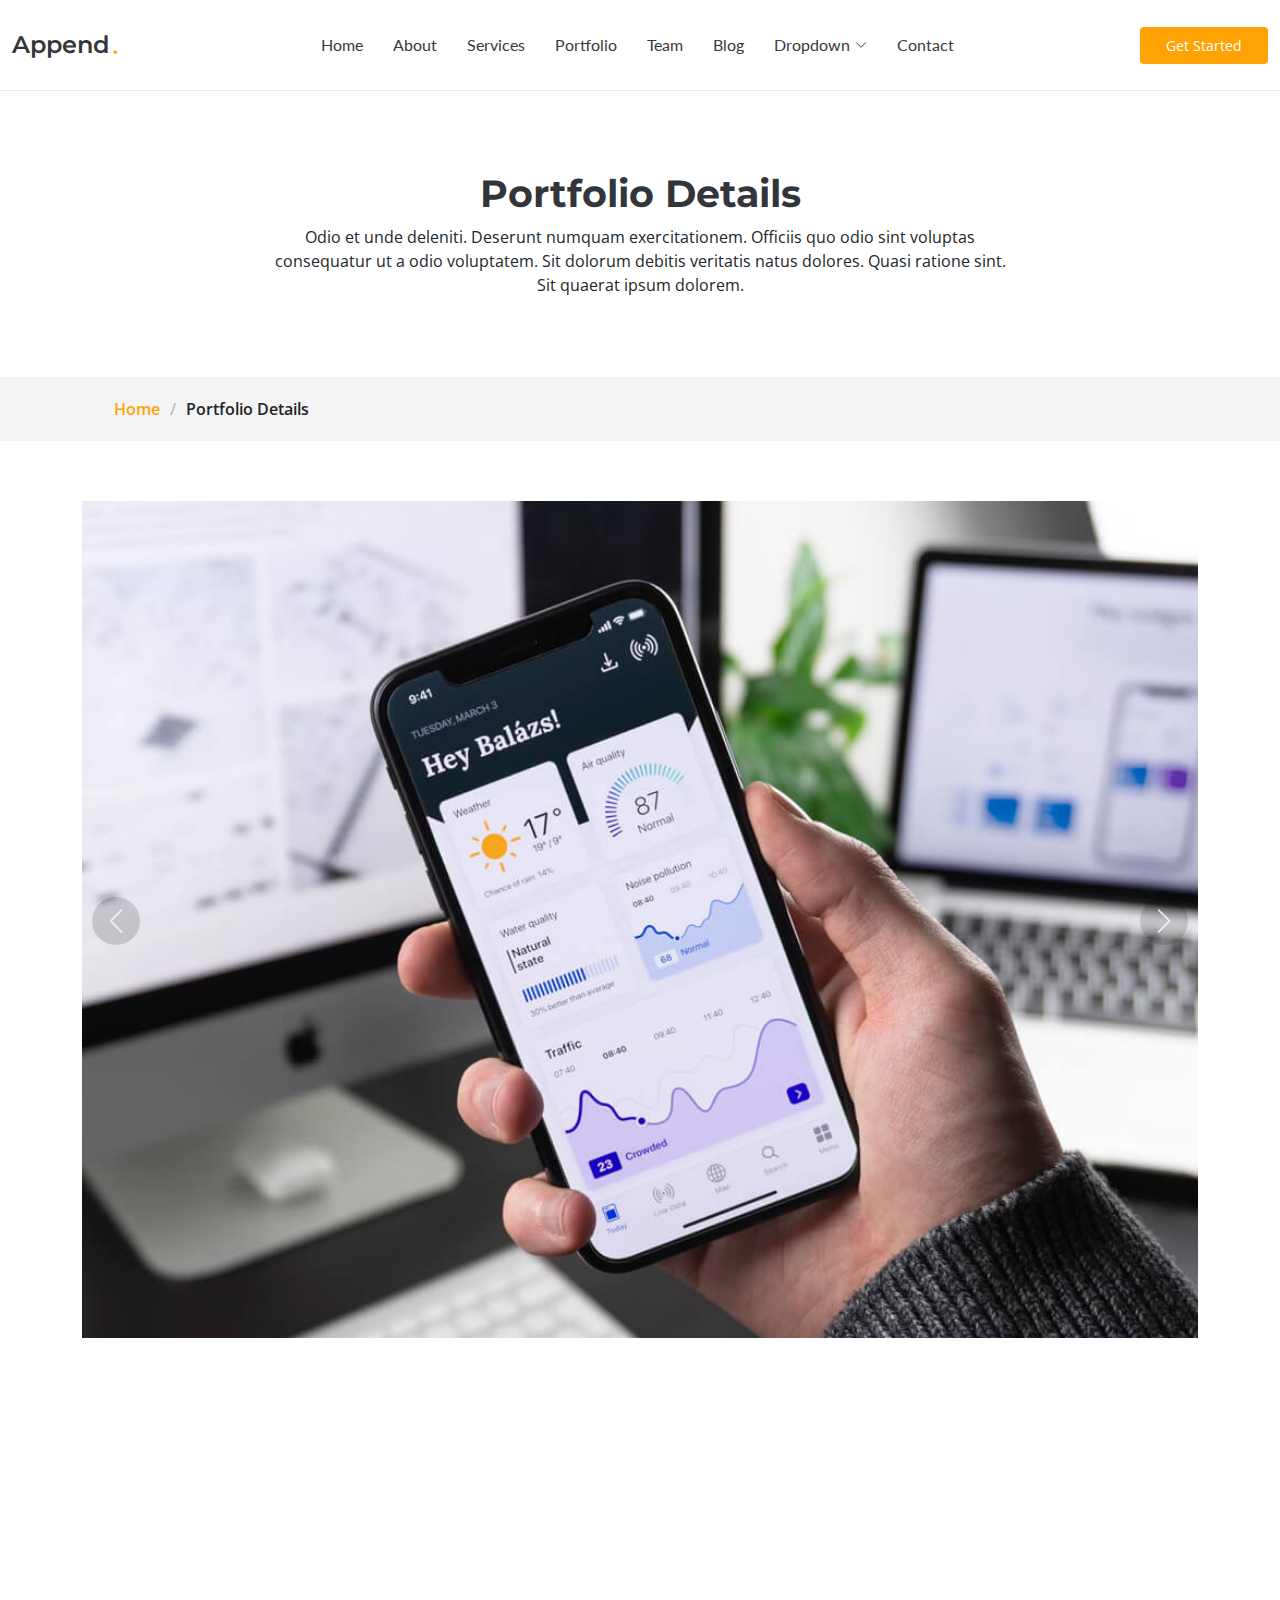
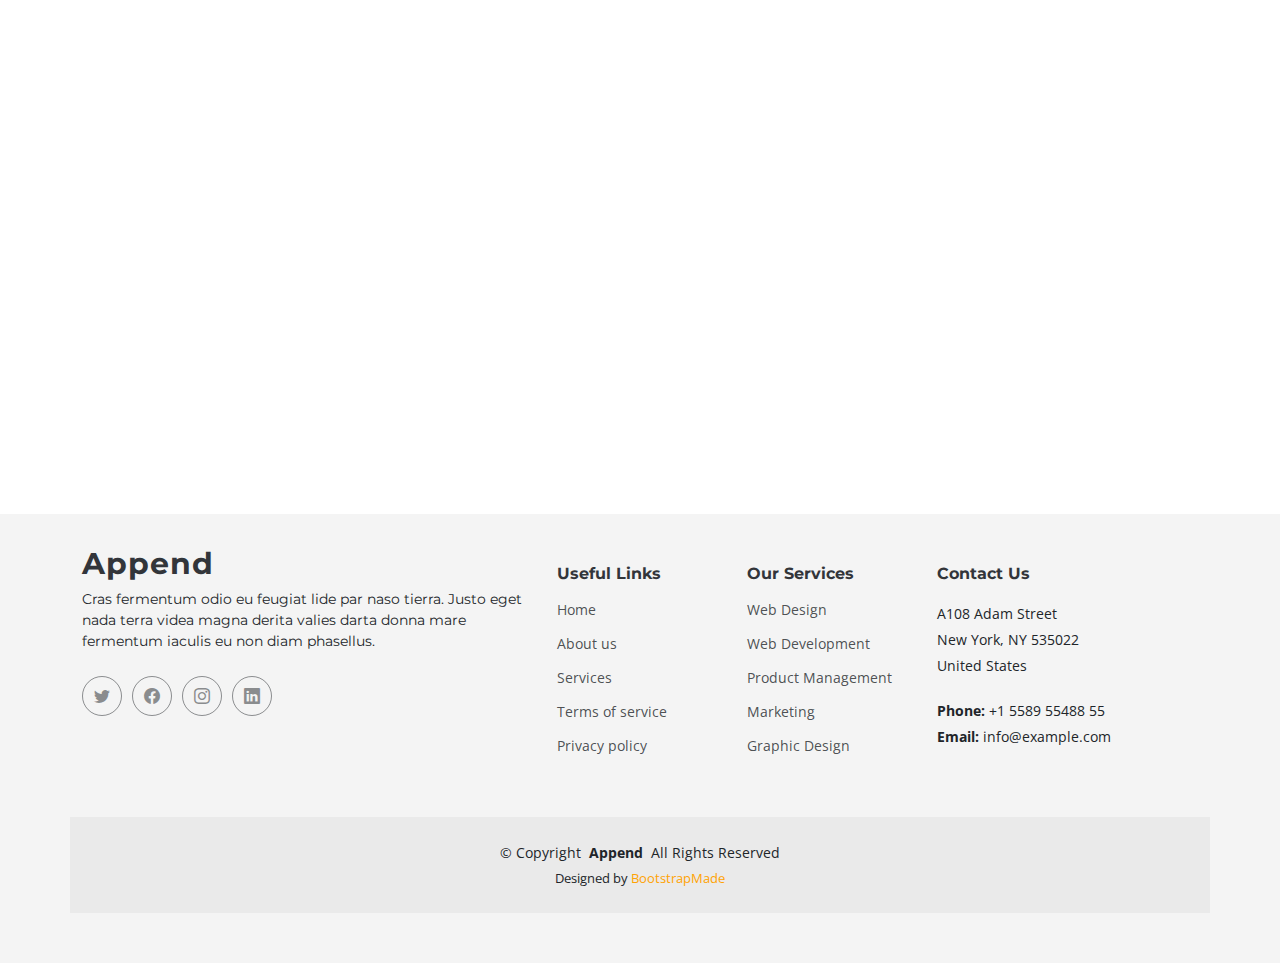
<file: portfolio-details.html>
<!DOCTYPE html>
<html lang="en">

<head>
  <meta charset="utf-8">
  <meta content="width=device-width, initial-scale=1.0" name="viewport">
  <title>Portfolio Details - Append Bootstrap Template</title>
  <meta content="" name="description">
  <meta content="" name="keywords">

  <!-- icons -->
  <link href="assets/img/DEPN.png" rel="icon">
  <link href="assets/img/DEPN.png" rel="apple-touch-icon">

  <!-- Fonts -->
  <link href="https://fonts.googleapis.com" rel="preconnect">
  <link href="https://fonts.gstatic.com" rel="preconnect" crossorigin>
  <link href="https://fonts.googleapis.com/css2?family=Open+Sans:ital,wght@0,300;0,400;0,500;0,600;0,700;0,800;1,300;1,400;1,500;1,600;1,700;1,800&family=Montserrat:ital,wght@0,100;0,200;0,300;0,400;0,500;0,600;0,700;0,800;0,900;1,100;1,200;1,300;1,400;1,500;1,600;1,700;1,800;1,900&family=Lato:ital,wght@0,100;0,300;0,400;0,700;0,900;1,100;1,300;1,400;1,700;1,900&display=swap" rel="stylesheet">

  <!-- Vendor CSS Files -->
  <link href="assets/vendor/bootstrap/css/bootstrap.min.css" rel="stylesheet">
  <link href="assets/vendor/bootstrap-icons/bootstrap-icons.css" rel="stylesheet">
  <link href="assets/vendor/glightbox/css/glightbox.min.css" rel="stylesheet">
  <link href="assets/vendor/swiper/swiper-bundle.min.css" rel="stylesheet">
  <link href="assets/vendor/aos/aos.css" rel="stylesheet">

  <!-- Template Main CSS File -->
  <link href="assets/css/main.css" rel="stylesheet">

  <!-- ========================================================
  * Template Name: Append
  * Updated: Jun 01 2023 with Bootstrap v5.3.0
  * Template URL: https://bootstrapmade.com/append-bootstrap-website-template/
  * Author: BootstrapMade.com
  * License: https://bootstrapmade.com/license/
  ======================================================== -->
</head>

<body class="portfolio-details-page">

  <!-- ======= Header ======= -->
  <header class="header d-flex align-items-center sticky-top" id="header">
    <div class="container-fluid d-flex align-items-center justify-content-between">

      <a class="logo d-flex align-items-center me-auto me-xl-0" href="index.html">

        <h1>Append</h1>
        <span>.</span>
      </a>

      <!-- Nav Menu -->
      <nav id="navmenu" class="navmenu">
        <ul>
          <li><a href="index.html">Home</a></li>
          <li><a href="index.html#about">About</a></li>
          <li><a href="index.html#services">Services</a></li>
          <li><a href="index.html#portfolio">Portfolio</a></li>
          <li><a href="index.html#team">Team</a></li>
          <li><a href="blog.html">Blog</a></li>
          <li class="dropdown has-dropdown"><a href="#"><span>Dropdown</span> <i class="bi bi-chevron-down"></i></a>
            <ul class="dd-box-shadow">
              <li><a href="#">Dropdown 1</a></li>
              <li class="dropdown has-dropdown"><a href="#"><span>Deep Dropdown</span> <i class="bi bi-chevron-down"></i></a>
                <ul class="dd-box-shadow">
                  <li><a href="#">Deep Dropdown 1</a></li>
                  <li><a href="#">Deep Dropdown 2</a></li>
                  <li><a href="#">Deep Dropdown 3</a></li>
                  <li><a href="#">Deep Dropdown 4</a></li>
                  <li><a href="#">Deep Dropdown 5</a></li>
                </ul>
              </li>
              <li><a href="#">Dropdown 2</a></li>
              <li><a href="#">Dropdown 3</a></li>
              <li><a href="#">Dropdown 4</a></li>
            </ul>
          </li>
          <li><a href="index.html#contact">Contact</a></li>
        </ul>

        <i class="mobile-nav-toggle d-xl-none bi bi-list"></i>
      </nav><!-- End Nav Menu -->

      <a href="index.html#about" class="btn-getstarted">Get Started</a>

    </div>
  </header><!-- End Header -->

  <main id="main">

    <!-- Portfolio Details Page Title & Breadcrumbs -->
    <div data-aos="fade" class="page-title">
      <div class="heading">
        <div class="container">
          <div class="row d-flex justify-content-center text-center">
            <div class="col-lg-8">
              <h1>Portfolio Details</h1>
              <p class="mb-0">Odio et unde deleniti. Deserunt numquam exercitationem. Officiis quo odio sint voluptas consequatur ut a odio voluptatem. Sit dolorum debitis veritatis natus dolores. Quasi ratione sint. Sit quaerat ipsum dolorem.</p>
            </div>
          </div>
        </div>
      </div>
      <nav class="breadcrumbs">
        <div class="container">
          <ol>
            <li><a href="index.html">Home</a></li>
            <li>Portfolio Details</li>
          </ol>
        </div>
      </nav>
    </div><!-- End Page Title -->

    <!-- Portfolio-details Section - Portfolio Details Page -->
    <section id="portfolio-details" class="portfolio-details">

      <div class="container" data-aos="fade-up">

        <div class="portfolio-details-slider swiper">
          <template class="swiper-config">
            {
            &quot;loop&quot;: true,
            &quot;speed&quot; : 600,
            &quot;autoplay&quot;: {
            &quot;delay&quot;: 5000
            },
            &quot;slidesPerView&quot;: &quot;auto&quot;,
            &quot;navigation&quot;: {
            &quot;nextEl&quot;: &quot;.swiper-button-next&quot;,
            &quot;prevEl&quot;: &quot;.swiper-button-prev&quot;
            }
            }
          </template>
          <div class="swiper-wrapper align-items-center">

            <div class="swiper-slide">
              <img src="assets/img/portfolio/app-1.jpg" alt="">
            </div>

            <div class="swiper-slide">
              <img src="assets/img/portfolio/product-1.jpg" alt="">
            </div>

            <div class="swiper-slide">
              <img src="assets/img/portfolio/branding-1.jpg" alt="">
            </div>

            <div class="swiper-slide">
              <img src="assets/img/portfolio/books-1.jpg" alt="">
            </div>

          </div>
          <div class="swiper-button-prev"></div>
          <div class="swiper-button-next"></div>
        </div>

        <div class="row justify-content-between gy-4 mt-4">

          <div class="col-lg-8" data-aos="fade-up">
            <div class="portfolio-description">
              <h2>This is an example of portfolio details</h2>
              <p>
                Autem ipsum nam porro corporis rerum. Quis eos dolorem eos itaque inventore commodi labore quia quia. Exercitationem repudiandae officiis neque suscipit non officia eaque itaque enim. Voluptatem officia accusantium nesciunt est omnis tempora consectetur dignissimos. Sequi nulla at esse enim cum deserunt eius.
              </p>
              <p>
                Amet consequatur qui dolore veniam voluptatem voluptatem sit. Non aspernatur atque natus ut cum nam et. Praesentium error dolores rerum minus sequi quia veritatis eum. Eos et doloribus doloremque nesciunt molestiae laboriosam.
              </p>

              <div class="testimonial-item">
                <p>
                  <i class="bi bi-quote quote-icon-left"></i>
                  <span>Export tempor illum tamen malis malis eram quae irure esse labore quem cillum quid cillum eram malis quorum velit fore eram velit sunt aliqua noster fugiat irure amet legam anim culpa.</span>
                  <i class="bi bi-quote quote-icon-right"></i>
                </p>
                <div>
                  <img src="assets/img/testimonials/testimonials-2.jpg" class="testimonial-img" alt="">
                  <h3>Sara Wilsson</h3>
                  <h4>Designer</h4>
                </div>
              </div>

              <p>
                Impedit ipsum quae et aliquid doloribus et voluptatem quasi. Perspiciatis occaecati earum et magnam animi. Quibusdam non qui ea vitae suscipit vitae sunt. Repudiandae incidunt cumque minus deserunt assumenda tempore. Delectus voluptas necessitatibus est.
              </p>

              <p>
                Sunt voluptatum sapiente facilis quo odio aut ipsum repellat debitis. Molestiae et autem libero. Explicabo et quod necessitatibus similique quis dolor eum. Numquam eaque praesentium rem et qui nesciunt.
              </p>

            </div>
          </div>

          <div class="col-lg-3" data-aos="fade-up" data-aos-delay="100">
            <div class="portfolio-info">
              <h3>Project information</h3>
              <ul>
                <li><strong>Category</strong> Web design</li>
                <li><strong>Client</strong> ASU Company</li>
                <li><strong>Project date</strong> 01 March, 2020</li>
                <li><strong>Project URL</strong> <a href="#">www.example.com</a></li>
                <li><a href="#" class="btn-visit align-self-start">Visit Website</a></li>
              </ul>
            </div>
          </div>

        </div>

      </div>

    </section><!-- End Portfolio-details Section -->

  </main>

  <!-- ======= Footer ======= -->
  <footer id="footer" class="footer">

    <div class="container footer-top">
      <div class="row gy-4">
        <div class="col-lg-5 col-md-12 footer-about">
          <a href="index.html" class="logo d-flex align-items-center">
            <span>Append</span>
          </a>
          <p>Cras fermentum odio eu feugiat lide par naso tierra. Justo eget nada terra videa magna derita valies darta donna mare fermentum iaculis eu non diam phasellus.</p>
          <div class="social-links d-flex mt-4">
            <a href=""><i class="bi bi-twitter"></i></a>
            <a href=""><i class="bi bi-facebook"></i></a>
            <a href=""><i class="bi bi-instagram"></i></a>
            <a href=""><i class="bi bi-linkedin"></i></a>
          </div>
        </div>

        <div class="col-lg-2 col-6 footer-links">
          <h4>Useful Links</h4>
          <ul>
            <li><a href="#">Home</a></li>
            <li><a href="#">About us</a></li>
            <li><a href="#">Services</a></li>
            <li><a href="#">Terms of service</a></li>
            <li><a href="#">Privacy policy</a></li>
          </ul>
        </div>

        <div class="col-lg-2 col-6 footer-links">
          <h4>Our Services</h4>
          <ul>
            <li><a href="#">Web Design</a></li>
            <li><a href="#">Web Development</a></li>
            <li><a href="#">Product Management</a></li>
            <li><a href="#">Marketing</a></li>
            <li><a href="#">Graphic Design</a></li>
          </ul>
        </div>

        <div class="col-lg-3 col-md-12 footer-contact text-center text-md-start">
          <h4>Contact Us</h4>
          <p>A108 Adam Street</p>
          <p>New York, NY 535022</p>
          <p>United States</p>
          <p class="mt-4"><strong>Phone:</strong> <span>+1 5589 55488 55</span></p>
          <p><strong>Email:</strong> <span>info@example.com</span></p>
        </div>

      </div>
    </div>

    <div class="container copyright text-center mt-4">
      <p>&copy; <span>Copyright</span> <strong class="px-1">Append</strong> <span>All Rights Reserved</span></p>
      <div class="credits">
        <!-- All the links in the footer should remain intact. -->
        <!-- You can delete the links only if you've purchased the pro version. -->
        <!-- Licensing information: https://bootstrapmade.com/license/ -->
        <!-- Purchase the pro version with working PHP/AJAX contact form: https://bootstrapmade.com/append-bootstrap-website-template/ -->
        Designed by <a href="https://bootstrapmade.com/">BootstrapMade</a>
      </div>
    </div>

  </footer><!-- End Footer -->

  <!-- Scroll Top Button -->
  <a href="#" id="scroll-top" class="scroll-top d-flex align-items-center justify-content-center"><i class="bi bi-arrow-up-short"></i></a>

  <!-- Preloader -->
  <div id="preloader">
    <div></div>
    <div></div>
    <div></div>
    <div></div>
  </div>

  <!-- Vendor JS Files -->
  <script src="assets/vendor/bootstrap/js/bootstrap.bundle.min.js"></script>
  <script src="assets/vendor/glightbox/js/glightbox.min.js"></script>
  <script src="assets/vendor/purecounter/purecounter_vanilla.js"></script>
  <script src="assets/vendor/isotope-layout/isotope.pkgd.min.js"></script>
  <script src="assets/vendor/swiper/swiper-bundle.min.js"></script>
  <script src="assets/vendor/php-email-form/validate.js"></script>
  <script src="assets/vendor/aos/aos.js"></script>

  <!-- Template Main JS File -->
  <script src="assets/js/main.js"></script>

</body>

</html>
</file>
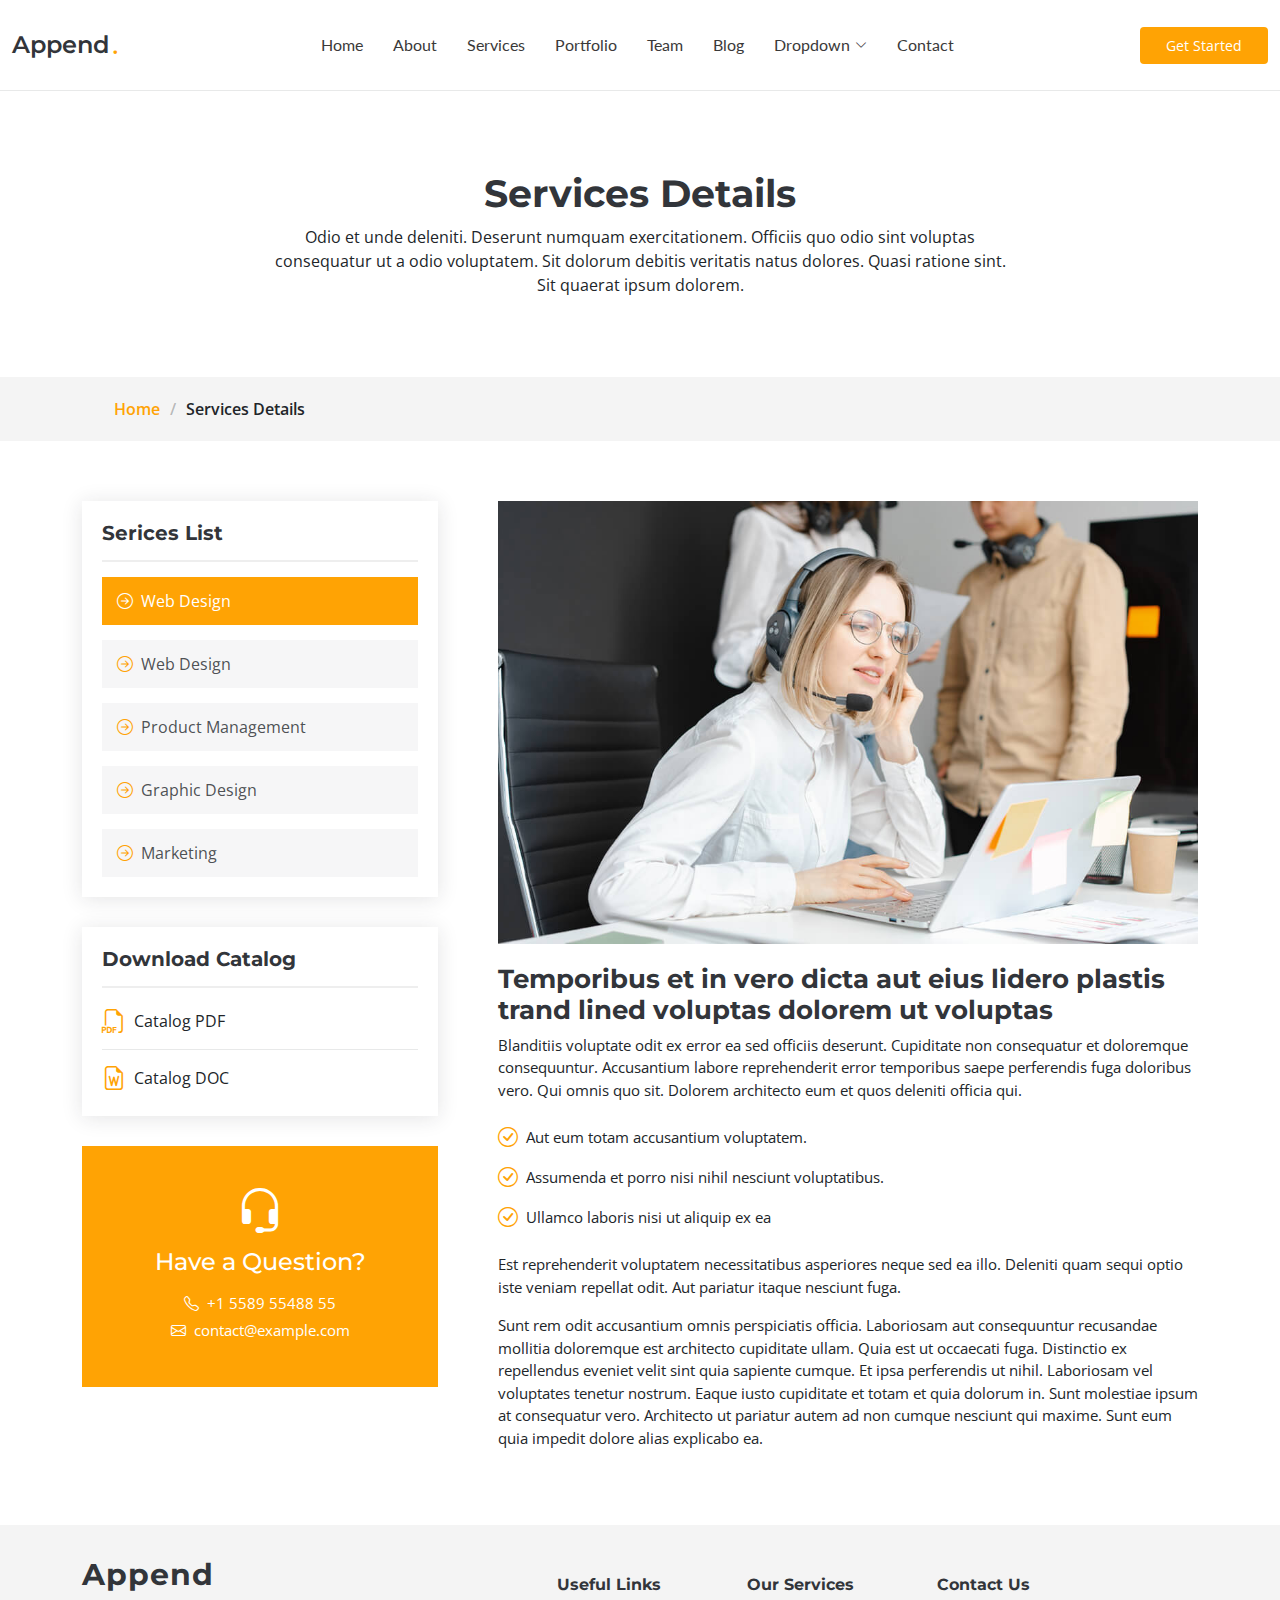
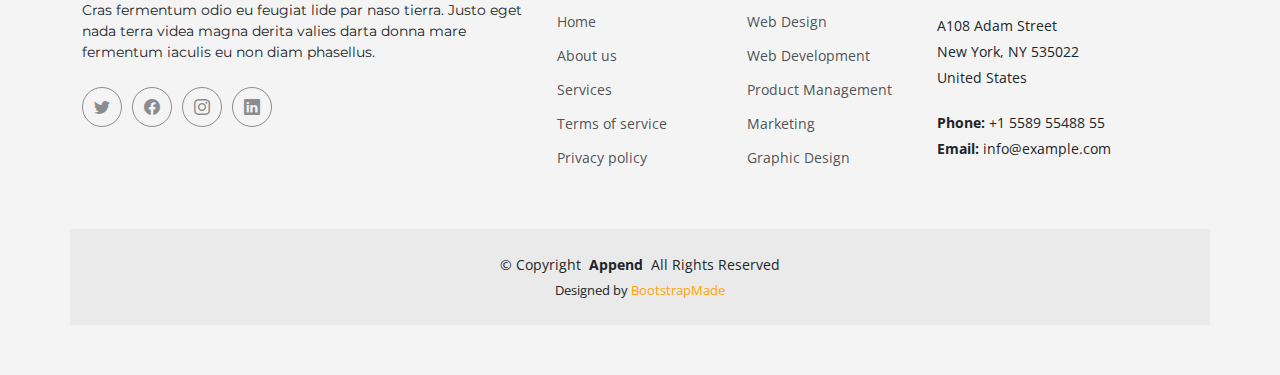
<file: services-details.html>
<!DOCTYPE html>
<html lang="en">

<head>
  <meta charset="utf-8">
  <meta content="width=device-width, initial-scale=1.0" name="viewport">
  <title>Services Details - Append Bootstrap Template</title>
  <meta content="" name="description">
  <meta content="" name="keywords">

 <!-- icons -->
 <link href="assets/img/DEPN.png" rel="icon">
 <link href="assets/img/DEPN.png" rel="apple-touch-icon">

  <!-- Fonts -->
  <link href="https://fonts.googleapis.com" rel="preconnect">
  <link href="https://fonts.gstatic.com" rel="preconnect" crossorigin>
  <link href="https://fonts.googleapis.com/css2?family=Open+Sans:ital,wght@0,300;0,400;0,500;0,600;0,700;0,800;1,300;1,400;1,500;1,600;1,700;1,800&family=Montserrat:ital,wght@0,100;0,200;0,300;0,400;0,500;0,600;0,700;0,800;0,900;1,100;1,200;1,300;1,400;1,500;1,600;1,700;1,800;1,900&family=Lato:ital,wght@0,100;0,300;0,400;0,700;0,900;1,100;1,300;1,400;1,700;1,900&display=swap" rel="stylesheet">

  <!-- Vendor CSS Files -->
  <link href="assets/vendor/bootstrap/css/bootstrap.min.css" rel="stylesheet">
  <link href="assets/vendor/bootstrap-icons/bootstrap-icons.css" rel="stylesheet">
  <link href="assets/vendor/glightbox/css/glightbox.min.css" rel="stylesheet">
  <link href="assets/vendor/swiper/swiper-bundle.min.css" rel="stylesheet">
  <link href="assets/vendor/aos/aos.css" rel="stylesheet">

  <!-- Template Main CSS File -->
  <link href="assets/css/main.css" rel="stylesheet">

  <!-- ========================================================
  * Template Name: Append
  * Updated: Jun 01 2023 with Bootstrap v5.3.0
  * Template URL: https://bootstrapmade.com/append-bootstrap-website-template/
  * Author: BootstrapMade.com
  * License: https://bootstrapmade.com/license/
  ======================================================== -->
</head>

<body class="services-details-page">

  <!-- ======= Header ======= -->
  <header class="header d-flex align-items-center sticky-top" id="header">
    <div class="container-fluid d-flex align-items-center justify-content-between">

      <a class="logo d-flex align-items-center me-auto me-xl-0" href="index.html">

        <h1>Append</h1>
        <span>.</span>
      </a>

      <!-- Nav Menu -->
      <nav id="navmenu" class="navmenu">
        <ul>
          <li><a href="index.html">Home</a></li>
          <li><a href="index.html#about">About</a></li>
          <li><a href="index.html#services">Services</a></li>
          <li><a href="index.html#portfolio">Portfolio</a></li>
          <li><a href="index.html#team">Team</a></li>
          <li><a href="blog.html">Blog</a></li>
          <li class="dropdown has-dropdown"><a href="#"><span>Dropdown</span> <i class="bi bi-chevron-down"></i></a>
            <ul class="dd-box-shadow">
              <li><a href="#">Dropdown 1</a></li>
              <li class="dropdown has-dropdown"><a href="#"><span>Deep Dropdown</span> <i class="bi bi-chevron-down"></i></a>
                <ul class="dd-box-shadow">
                  <li><a href="#">Deep Dropdown 1</a></li>
                  <li><a href="#">Deep Dropdown 2</a></li>
                  <li><a href="#">Deep Dropdown 3</a></li>
                  <li><a href="#">Deep Dropdown 4</a></li>
                  <li><a href="#">Deep Dropdown 5</a></li>
                </ul>
              </li>
              <li><a href="#">Dropdown 2</a></li>
              <li><a href="#">Dropdown 3</a></li>
              <li><a href="#">Dropdown 4</a></li>
            </ul>
          </li>
          <li><a href="index.html#contact">Contact</a></li>
        </ul>

        <i class="mobile-nav-toggle d-xl-none bi bi-list"></i>
      </nav><!-- End Nav Menu -->

      <a href="index.html#about" class="btn-getstarted">Get Started</a>

    </div>
  </header><!-- End Header -->

  <main id="main">

    <!-- Services Details Page Title & Breadcrumbs -->
    <div data-aos="fade" class="page-title">
      <div class="heading">
        <div class="container">
          <div class="row d-flex justify-content-center text-center">
            <div class="col-lg-8">
              <h1>Services Details</h1>
              <p class="mb-0">Odio et unde deleniti. Deserunt numquam exercitationem. Officiis quo odio sint voluptas consequatur ut a odio voluptatem. Sit dolorum debitis veritatis natus dolores. Quasi ratione sint. Sit quaerat ipsum dolorem.</p>
            </div>
          </div>
        </div>
      </div>
      <nav class="breadcrumbs">
        <div class="container">
          <ol>
            <li><a href="index.html">Home</a></li>
            <li>Services Details</li>
          </ol>
        </div>
      </nav>
    </div><!-- End Page Title -->

    <!-- Service-details Section - Services Details Page -->
    <section id="service-details" class="service-details">

      <div class="container">

        <div class="row gy-5">

          <div class="col-lg-4" data-aos="fade-up" data-aos-delay="100">

            <div class="service-box">
              <h4>Serices List</h4>
              <div class="services-list">
                <a href="#" class="active"><i class="bi bi-arrow-right-circle"></i><span>Web Design</span></a>
                <a href="#"><i class="bi bi-arrow-right-circle"></i><span>Web Design</span></a>
                <a href="#"><i class="bi bi-arrow-right-circle"></i><span>Product Management</span></a>
                <a href="#"><i class="bi bi-arrow-right-circle"></i><span>Graphic Design</span></a>
                <a href="#"><i class="bi bi-arrow-right-circle"></i><span>Marketing</span></a>
              </div>
            </div><!-- End Services List -->

            <div class="service-box">
              <h4>Download Catalog</h4>
              <div class="download-catalog">
                <a href="#"><i class="bi bi-filetype-pdf"></i><span>Catalog PDF</span></a>
                <a href="#"><i class="bi bi-file-earmark-word"></i><span>Catalog DOC</span></a>
              </div>
            </div><!-- End Services List -->

            <div class="help-box d-flex flex-column justify-content-center align-items-center">
              <i class="bi bi-headset help-icon"></i>
              <h4>Have a Question?</h4>
              <p class="d-flex align-items-center mt-2 mb-0"><i class="bi bi-telephone me-2"></i> <span>+1 5589 55488 55</span></p>
              <p class="d-flex align-items-center mt-1 mb-0"><i class="bi bi-envelope me-2"></i> <a href="mailto:contact@example.com">contact@example.com</a></p></span></p>
            </div>

          </div>

          <div class="col-lg-8 ps-lg-5" data-aos="fade-up" data-aos-delay="200">
            <img src="assets/img/services.jpg" alt="" class="img-fluid services-img">
            <h3>Temporibus et in vero dicta aut eius lidero plastis trand lined voluptas dolorem ut voluptas</h3>
            <p>
              Blanditiis voluptate odit ex error ea sed officiis deserunt. Cupiditate non consequatur et doloremque consequuntur. Accusantium labore reprehenderit error temporibus saepe perferendis fuga doloribus vero. Qui omnis quo sit. Dolorem architecto eum et quos deleniti officia qui.
            </p>
            <ul>
              <li><i class="bi bi-check-circle"></i> <span>Aut eum totam accusantium voluptatem.</span></li>
              <li><i class="bi bi-check-circle"></i> <span>Assumenda et porro nisi nihil nesciunt voluptatibus.</span></li>
              <li><i class="bi bi-check-circle"></i> <span>Ullamco laboris nisi ut aliquip ex ea</span></li>
            </ul>
            <p>
              Est reprehenderit voluptatem necessitatibus asperiores neque sed ea illo. Deleniti quam sequi optio iste veniam repellat odit. Aut pariatur itaque nesciunt fuga.
            </p>
            <p>
              Sunt rem odit accusantium omnis perspiciatis officia. Laboriosam aut consequuntur recusandae mollitia doloremque est architecto cupiditate ullam. Quia est ut occaecati fuga. Distinctio ex repellendus eveniet velit sint quia sapiente cumque. Et ipsa perferendis ut nihil. Laboriosam vel voluptates tenetur nostrum. Eaque iusto cupiditate et totam et quia dolorum in. Sunt molestiae ipsum at consequatur vero. Architecto ut pariatur autem ad non cumque nesciunt qui maxime. Sunt eum quia impedit dolore alias explicabo ea.
            </p>
          </div>

        </div>

      </div>

    </section><!-- End Service-details Section -->

  </main>

  <!-- ======= Footer ======= -->
  <footer id="footer" class="footer">

    <div class="container footer-top">
      <div class="row gy-4">
        <div class="col-lg-5 col-md-12 footer-about">
          <a href="index.html" class="logo d-flex align-items-center">
            <span>Append</span>
          </a>
          <p>Cras fermentum odio eu feugiat lide par naso tierra. Justo eget nada terra videa magna derita valies darta donna mare fermentum iaculis eu non diam phasellus.</p>
          <div class="social-links d-flex mt-4">
            <a href=""><i class="bi bi-twitter"></i></a>
            <a href=""><i class="bi bi-facebook"></i></a>
            <a href=""><i class="bi bi-instagram"></i></a>
            <a href=""><i class="bi bi-linkedin"></i></a>
          </div>
        </div>

        <div class="col-lg-2 col-6 footer-links">
          <h4>Useful Links</h4>
          <ul>
            <li><a href="#">Home</a></li>
            <li><a href="#">About us</a></li>
            <li><a href="#">Services</a></li>
            <li><a href="#">Terms of service</a></li>
            <li><a href="#">Privacy policy</a></li>
          </ul>
        </div>

        <div class="col-lg-2 col-6 footer-links">
          <h4>Our Services</h4>
          <ul>
            <li><a href="#">Web Design</a></li>
            <li><a href="#">Web Development</a></li>
            <li><a href="#">Product Management</a></li>
            <li><a href="#">Marketing</a></li>
            <li><a href="#">Graphic Design</a></li>
          </ul>
        </div>

        <div class="col-lg-3 col-md-12 footer-contact text-center text-md-start">
          <h4>Contact Us</h4>
          <p>A108 Adam Street</p>
          <p>New York, NY 535022</p>
          <p>United States</p>
          <p class="mt-4"><strong>Phone:</strong> <span>+1 5589 55488 55</span></p>
          <p><strong>Email:</strong> <span>info@example.com</span></p>
        </div>

      </div>
    </div>

    <div class="container copyright text-center mt-4">
      <p>&copy; <span>Copyright</span> <strong class="px-1">Append</strong> <span>All Rights Reserved</span></p>
      <div class="credits">
        <!-- All the links in the footer should remain intact. -->
        <!-- You can delete the links only if you've purchased the pro version. -->
        <!-- Licensing information: https://bootstrapmade.com/license/ -->
        <!-- Purchase the pro version with working PHP/AJAX contact form: https://bootstrapmade.com/append-bootstrap-website-template/ -->
        Designed by <a href="https://bootstrapmade.com/">BootstrapMade</a>
      </div>
    </div>

  </footer><!-- End Footer -->

  <!-- Scroll Top Button -->
  <a href="#" id="scroll-top" class="scroll-top d-flex align-items-center justify-content-center"><i class="bi bi-arrow-up-short"></i></a>

  <!-- Preloader -->
  <div id="preloader">
    <div></div>
    <div></div>
    <div></div>
    <div></div>
  </div>

  <!-- Vendor JS Files -->
  <script src="assets/vendor/bootstrap/js/bootstrap.bundle.min.js"></script>
  <script src="assets/vendor/glightbox/js/glightbox.min.js"></script>
  <script src="assets/vendor/purecounter/purecounter_vanilla.js"></script>
  <script src="assets/vendor/isotope-layout/isotope.pkgd.min.js"></script>
  <script src="assets/vendor/swiper/swiper-bundle.min.js"></script>
  <script src="assets/vendor/php-email-form/validate.js"></script>
  <script src="assets/vendor/aos/aos.js"></script>

  <!-- Template Main JS File -->
  <script src="assets/js/main.js"></script>

</body>

</html>
</file>
<file: assets/css/main.css>
/**
* Template Name: Append
* Updated: Jun 01 2023 with Bootstrap v5.3.0
* Template URL: https://bootstrapmade.com/append-bootstrap-website-template/
* Author: BootstrapMade.com
* License: https://bootstrapmade.com/license/
*/
/*--------------------------------------------------------------
# Font & Color Variables
# Help: https://bootstrapmade.com/color-system/
--------------------------------------------------------------*/
/* Fonts */
:root {
  --font-default: "Open Sans", system-ui, -apple-system, "Segoe UI", Roboto, "Helvetica Neue", Arial, "Noto Sans", "Liberation Sans", sans-serif, "Apple Color Emoji", "Segoe UI Emoji", "Segoe UI Symbol", "Noto Color Emoji";
  --font-primary: "Montserrat", sans-serif;
  --font-secondary: "Lato", sans-serif;
}

/* Global Colors */
:root {
  --color-default: #212529;
  --color-default-rgb: 33, 37, 41;
  --color-background: #ffffff;
  --color-background-rgb: 255, 255, 255;
  --color-primary: #ffa304;
  --color-primary-rgb: 207, 131, 0;
  --color-secondary: #32353a;
  --color-secondary-rgb: 50, 53, 58;
  --color-box-background: #ffffff;
  --color-box-background-rgb: 255, 255, 255;
  --color-inverse: #ffffff;
  --color-inverse-rgb: 255, 255, 255;
}

/* Nav Menu Colors */
:root {
  --color-nav: #3a3939;
  --color-nav-hover: #ffa304;
  --color-nav-dropdown: #3a3939;
  --color-nav-dropdown-hover: #ffa304;
  --color-nav-dropdown-background: #ffffff;
  --color-nav-mobile-background: #ffffff;
}

/* Smooth scroll */
:root {
  scroll-behavior: smooth;
}

/*--------------------------------------------------------------
# General
--------------------------------------------------------------*/
body {
  color: var(--color-default);
  background-color: var(--color-background);
  font-family: var(--font-default);
}

a {
  color: var(--color-primary);
  text-decoration: none;
  transition: 0.3s;
}

a:hover {
  color: rgba(var(--color-primary-rgb), 0.7);
  text-decoration: none;
}

h1,
h2,
h3,
h4,
h5,
h6 {
  font-family: var(--font-primary);
}

section {
  color: var(--color-default);
  background-color: var(--color-background);
  padding: 60px 0;
  overflow: clip;
}

/*--------------------------------------------------------------
# Section Title
--------------------------------------------------------------*/
.section-title {
  text-align: center;
  padding-bottom: 60px;
}

.section-title h2 {
  color: var(--color-secondary);
  font-size: 32px;
  font-weight: 700;
  position: relative;
}

.section-title h2:before,
.section-title h2:after {
  content: "";
  width: 50px;
  height: 2px;
  background: var(--color-primary);
  display: inline-block;
}

.section-title h2:before {
  margin: 0 15px 10px 0;
}

.section-title h2:after {
  margin: 0 0 10px 15px;
}

.section-title p {
  margin-bottom: 0;
}

/*--------------------------------------------------------------
# Page Title & Breadcrumbs
--------------------------------------------------------------*/
.page-title {
  --color-box-background: rgba(var(--color-default-rgb), .05);
  color: var(--color-default);
  background-color: var(--color-background);
}

.page-title .heading {
  padding: 80px 0;
  border-top: 1px solid rgba(var(--color-default-rgb), 0.1);
}

.page-title .heading h1 {
  font-size: 38px;
  font-weight: 700;
  color: var(--color-secondary);
}

.page-title nav {
  background-color: var(--color-box-background);
  padding: 20px 0;
}

.page-title nav ol {
  display: flex;
  flex-wrap: wrap;
  list-style: none;
  margin: 0;
  font-size: 16px;
  font-weight: 600;
}

.page-title nav ol li+li {
  padding-left: 10px;
}

.page-title nav ol li+li::before {
  content: "/";
  display: inline-block;
  padding-right: 10px;
  color: rgba(var(--color-default-rgb), 0.3);
}

/*--------------------------------------------------------------
# Global Header
--------------------------------------------------------------*/
.header {
  --color-background: #ffffff;
  --color-inverse: #ffffff;
  color: var(--color-default);
  background-color: var(--color-background);
  padding: 15px 0;
  transition: all 0.5s;
  z-index: 997;
}

.header .logo img {
  max-height: 40px;
  margin-right: 6px;
}

.header .logo h1 {
  font-size: 24px;
  margin: 0;
  font-weight: 600;
  color: var(--color-secondary);
}

.header .logo span {
  color: var(--color-primary);
  font-size: 24px;
  font-weight: 600;
  padding-left: 3px;
}

.header .btn-getstarted,
.header .btn-getstarted:focus {
  color: var(--color-inverse);
  background: var(--color-primary);
  font-size: 14px;
  padding: 8px 26px;
  margin: 0;
  border-radius: 4px;
  transition: 0.3s;
}

.header .btn-getstarted:hover,
.header .btn-getstarted:focus:hover {
  color: var(--color-inverse);
  background: rgba(var(--color-primary-rgb), 0.85);
}

@media (max-width: 1200px) {
  .header .logo {
    order: 1;
  }

  .header .btn-getstarted {
    order: 2;
    margin: 0 15px 0 0;
    padding: 6px 20px;
  }

  .header .navmenu {
    order: 3;
  }
}

/* Global Header on page scroll
------------------------------*/
.scrolled .header {
  --color-background: #ffffff;
  --color-secondary: #444444;
  --color-nav: #444444;
  --color-nav-hover: #ffa304;
  box-shadow: 0 0 30px 10px rgba(0, 0, 0, 0.1);
}

/* Global Scroll Margin Top
------------------------------*/
.header.sticky-top+main section {
  scroll-margin-top: 90px;
}

@media (max-width: 1199px) {
  .header.sticky-top+main section {
    scroll-margin-top: 66px;
  }
}

/* Home Page Custom Header
------------------------------*/
.index-page .header {
  --color-background: rgba(255, 255, 255, 0);
  --color-secondary: #ffffff;
  --color-nav: rgba(255, 255, 255, 0.515);
  --color-nav-hover: #ffffff;
}

/* Home Page Custom Header on page scroll
------------------------------*/
.index-page.scrolled .header {
  --color-background: #ffffff;
  --color-secondary: #444444;
  --color-nav: #444444;
  --color-nav-hover: #ffa304;
}

/*--------------------------------------------------------------
# Navigation Menu
--------------------------------------------------------------*/
/* Desktop Navigation */
@media (min-width: 1200px) {
  .navmenu {
    padding: 0;
  }

  .navmenu ul {
    margin: 0;
    padding: 0;
    display: flex;
    list-style: none;
    align-items: center;
  }

  .navmenu li {
    position: relative;
  }

  .navmenu a,
  .navmenu a:focus {
    color: var(--color-nav);
    padding: 18px 15px;
    font-size: 16px;
    font-family: var(--font-secondary);
    font-weight: 400;
    display: flex;
    align-items: center;
    justify-content: space-between;
    white-space: nowrap;
    transition: 0.3s;
  }

  .navmenu a i,
  .navmenu a:focus i {
    font-size: 12px;
    line-height: 0;
    margin-left: 5px;
    transition: 0.3s;
  }

  .navmenu li:last-child a {
    padding-right: 0;
  }

  .navmenu li:hover>a,
  .navmenu .active,
  .navmenu .active:focus {
    color: var(--color-nav-hover);
  }

  .navmenu .dropdown ul {
    margin: 0;
    padding: 10px 0;
    background: var(--color-nav-dropdown-background);
    display: block;
    position: absolute;
    visibility: hidden;
    left: 14px;
    top: 130%;
    opacity: 0;
    transition: 0.3s;
    border-radius: 4px;
    z-index: 99;
  }

  .navmenu .dropdown ul li {
    min-width: 200px;
  }

  .navmenu .dropdown ul a {
    padding: 10px 20px;
    font-size: 15px;
    text-transform: none;
    color: var(--color-nav-dropdown);
  }

  .navmenu .dropdown ul a i {
    font-size: 12px;
  }

  .navmenu .dropdown ul a:hover,
  .navmenu .dropdown ul .active:hover,
  .navmenu .dropdown ul li:hover>a {
    color: var(--color-nav-dropdown-hover);
  }

  .navmenu .dropdown:hover>ul {
    opacity: 1;
    top: 100%;
    visibility: visible;
  }

  .navmenu .dropdown .dropdown ul {
    top: 0;
    left: -90%;
    visibility: hidden;
  }

  .navmenu .dropdown .dropdown:hover>ul {
    opacity: 1;
    top: 0;
    left: -100%;
    visibility: visible;
  }

  .navmenu .megamenu {
    position: static;
  }

  .navmenu .megamenu ul {
    margin: 0;
    padding: 10px;
    background: var(--color-nav-dropdown-background);
    box-shadow: 0px 0px 20px rgba(var(--color-default-rgb), 0.1);
    display: block;
    position: absolute;
    top: 130%;
    left: 0;
    right: 0;
    visibility: hidden;
    opacity: 0;
    display: flex;
    transition: 0.3s;
    border-radius: 4px;
    z-index: 99;
  }

  .navmenu .megamenu ul li {
    flex: 1;
  }

  .navmenu .megamenu ul li a,
  .navmenu .megamenu ul li:hover>a {
    padding: 10px 20px;
    font-size: 15px;
    color: var(--color-nav-dropdown);
  }

  .navmenu .megamenu ul li a:hover,
  .navmenu .megamenu ul li .active,
  .navmenu .megamenu ul li .active:hover {
    color: var(--color-nav-dropdown-hover);
  }

  .navmenu .megamenu:hover>ul {
    opacity: 1;
    top: 100%;
    visibility: visible;
  }

  .navmenu .dd-box-shadow {
    box-shadow: 0px 0px 30px rgba(var(--color-default-rgb), 0.15);
  }
}

/* Mobile Navigation */
@media (max-width: 1199px) {
  .mobile-nav-toggle {
    color: var(--color-nav);
    font-size: 28px;
    line-height: 0;
    margin-right: 10px;
    cursor: pointer;
    transition: color 0.3s;
  }

  .navmenu {
    padding: 0;
    z-index: 9997;
  }

  .navmenu ul {
    display: none;
    position: absolute;
    inset: 60px 20px 20px 20px;
    padding: 10px 0;
    margin: 0;
    border-radius: 6px;
    background-color: var(--color-nav-mobile-background);
    overflow-y: auto;
    transition: 0.3s;
    z-index: 9998;
    box-shadow: 0px 0px 30px rgba(var(--color-default-rgb), 0.1);
  }

  .navmenu a,
  .navmenu a:focus {
    color: var(--color-nav-dropdown);
    padding: 10px 20px;
    font-family: var(--font-secondary);
    font-size: 17px;
    font-weight: 500;
    display: flex;
    align-items: center;
    justify-content: space-between;
    white-space: nowrap;
    transition: 0.3s;
  }

  .navmenu a i,
  .navmenu a:focus i {
    font-size: 12px;
    line-height: 0;
    margin-left: 5px;
    width: 30px;
    height: 30px;
    display: flex;
    align-items: center;
    justify-content: center;
    border-radius: 50%;
    transition: 0.3s;
    background-color: rgba(var(--color-primary-rgb), 0.1);
  }

  .navmenu a i:hover,
  .navmenu a:focus i:hover {
    background-color: var(--color-primary);
    color: var(--color-inverse);
  }

  .navmenu a:hover,
  .navmenu .active,
  .navmenu .active:focus {
    color: var(--color-nav-dropdown-hover);
  }

  .navmenu .active i,
  .navmenu .active:focus i {
    background-color: var(--color-primary);
    color: var(--color-inverse);
    transform: rotate(180deg);
  }

  .navmenu .dropdown ul,
  .navmenu .megamenu ul {
    position: static;
    display: none;
    z-index: 99;
    padding: 10px 0;
    margin: 10px 20px;
    background-color: var(--color-nav-dropdown-background);
    transition: all 0.5s ease-in-out;
  }

  .navmenu .dropdown ul ul,
  .navmenu .megamenu ul ul {
    background-color: rgba(33, 37, 41, 0.1);
  }

  .navmenu .dropdown>.dropdown-active,
  .navmenu .megamenu>.dropdown-active {
    display: block;
    background-color: rgba(33, 37, 41, 0.03);
  }

  .mobile-nav-active {
    overflow: hidden;
  }

  .mobile-nav-active .mobile-nav-toggle {
    color: #fff;
    position: absolute;
    font-size: 32px;
    top: 15px;
    right: 15px;
    margin-right: 0;
    z-index: 9999;
  }

  .mobile-nav-active .navmenu {
    position: fixed;
    overflow: hidden;
    inset: 0;
    background: rgba(33, 37, 41, 0.8);
    transition: 0.3s;
  }

  .mobile-nav-active .navmenu>ul {
    display: block;
  }
}

/*--------------------------------------------------------------
# Scroll Top Button
--------------------------------------------------------------*/
.scroll-top {
  position: fixed;
  visibility: hidden;
  opacity: 0;
  right: 15px;
  bottom: 15px;
  z-index: 99999;
  background-color: var(--color-primary);
  width: 40px;
  height: 40px;
  border-radius: 4px;
  transition: all 0.4s;
}

.scroll-top i {
  font-size: 24px;
  color: #ffffff;
  line-height: 0;
}

.scroll-top:hover {
  background-color: rgba(var(--color-primary-rgb), 0.8);
  color: #ffffff;
}

.scroll-top.active {
  visibility: visible;
  opacity: 1;
}

/*--------------------------------------------------------------
# Preloader
--------------------------------------------------------------*/
#preloader {
  position: fixed;
  inset: 0;
  z-index: 9999;
  overflow: hidden;
  background-color: var(--color-background);
  transition: all 0.6s ease-out;
  width: 100%;
  height: 100vh;
  display: flex;
  align-items: center;
  justify-content: center;
}

#preloader div {
  width: 13px;
  height: 13px;
  background-color: var(--color-primary);
  border-radius: 50%;
  animation-timing-function: cubic-bezier(0, 1, 1, 0);
  position: absolute;
  left: 50%;
}

#preloader div:nth-child(1) {
  left: calc(50% + 8px);
  animation: animate-preloader-1 0.6s infinite;
}

#preloader div:nth-child(2) {
  left: calc(50% + 8px);
  animation: animate-preloader-2 0.6s infinite;
}

#preloader div:nth-child(3) {
  left: calc(50% + 32px);
  animation: animate-preloader-2 0.6s infinite;
}

#preloader div:nth-child(4) {
  left: calc(50% + 56px);
  animation: animate-preloader-3 0.6s infinite;
}

@keyframes animate-preloader-1 {
  0% {
    transform: scale(0);
  }

  100% {
    transform: scale(1);
  }
}

@keyframes animate-preloader-3 {
  0% {
    transform: scale(1);
  }

  100% {
    transform: scale(0);
  }
}

@keyframes animate-preloader-2 {
  0% {
    transform: translate(0, 0);
  }

  100% {
    transform: translate(24px, 0);
  }
}

/*--------------------------------------------------------------
# Disable aos animation delay on mobile devices
--------------------------------------------------------------*/
@media screen and (max-width: 768px) {
  [data-aos-delay] {
    transition-delay: 0 !important;
  }
}

/*--------------------------------------------------------------
# Footer
--------------------------------------------------------------*/
.footer {
  --color-background: #f4f4f4;
  --color-box-background: #eaeaea;
  color: var(--color-default);
  background-color: var(--color-background);
  font-size: 14px;
  padding-bottom: 50px;
}

.footer .footer-top {
  padding-top: 50px;
}

.footer .footer-about .logo {
  line-height: 0;
  margin-bottom: 25px;
}

.footer .footer-about .logo img {
  max-height: 40px;
  margin-right: 6px;
}

.footer .footer-about .logo span {
  color: var(--color-secondary);
  font-size: 30px;
  font-weight: 700;
  letter-spacing: 1px;
  font-family: var(--font-primary);
}

.footer .footer-about p {
  font-size: 14px;
  font-family: var(--font-primary);
}

.footer .social-links a {
  display: flex;
  align-items: center;
  justify-content: center;
  width: 40px;
  height: 40px;
  border-radius: 50%;
  border: 1px solid rgba(var(--color-default-rgb), 0.5);
  font-size: 16px;
  color: rgba(var(--color-default-rgb), 0.5);
  margin-right: 10px;
  transition: 0.3s;
}

.footer .social-links a:hover {
  color: var(--color-primary);
  border-color: var(--color-primary);
}

.footer h4 {
  color: var(--color-secondary);
  font-size: 16px;
  font-weight: bold;
  position: relative;
  padding-bottom: 12px;
}

.footer .footer-links {
  margin-bottom: 30px;
}

.footer .footer-links ul {
  list-style: none;
  padding: 0;
  margin: 0;
}

.footer .footer-links ul i {
  padding-right: 2px;
  font-size: 12px;
  line-height: 0;
}

.footer .footer-links ul li {
  padding: 10px 0;
  display: flex;
  align-items: center;
}

.footer .footer-links ul li:first-child {
  padding-top: 0;
}

.footer .footer-links ul a {
  color: rgba(var(--color-default-rgb), 0.8);
  display: inline-block;
  line-height: 1;
}

.footer .footer-links ul a:hover {
  color: var(--color-primary);
}

.footer .footer-contact p {
  margin-bottom: 5px;
}

.footer .copyright {
  padding-top: 25px;
  padding-bottom: 25px;
  background-color: var(--color-box-background);
}

.footer .copyright p {
  margin-bottom: 0;
}

.footer .credits {
  margin-top: 6px;
  font-size: 13px;
}

/*--------------------------------------------------------------
# Home Page
--------------------------------------------------------------*/
/* Hero Section - Home Page
------------------------------*/
.hero {
  --color-default: #ffffff;
  --color-default-rgb: 255, 255, 255;
  --color-background: #000000;
  --color-background-rgb: 0, 0, 0;
  width: 100%;
  min-height: 100vh;
  padding: 160px 0 80px 0;
  margin-top: -90px;
  display: flex;
  align-items: center;
  justify-content: center;
  position: relative;
}

@media (max-width: 1200px) {
  .hero {
    margin-top: -66px;
  }
}

.hero img {
  position: absolute;
  inset: 0;
  display: block;
  width: 100%;
  height: 100%;
  -o-object-fit: cover;
  object-fit: cover;
  z-index: 1;
}

.hero:before {
  content: "";
  background: rgba(var(--color-background-rgb), 0.5);
  position: absolute;
  inset: 0;
  z-index: 2;
}

.hero .container {
  position: relative;
  z-index: 3;
}

.hero h2 {
  margin: 0;
  font-size: 44px;
  font-weight: 700;
}

.hero p {
  color: rgba(var(--color-default-rgb), 0.8);
  margin: 5px 0 0 0;
  font-size: 20px;
}

.hero .sign-up-form {
  margin-top: 20px;
  padding: 10px;
  border-radius: 7px;
  background: var(--color-box-background);
  box-shadow: 0 15px 30px 0 rgba(0, 0, 0, 0.1);
}

.hero .sign-up-form .form-control {
  border: none;
}

.hero .sign-up-form .form-control:active,
.hero .sign-up-form .form-control:focus {
  outline: none;
  box-shadow: none;
}

.hero .sign-up-form input[type=submit] {
  box-shadow: 0 15px 30px 0 rgba(0, 0, 0, 0.2);
  background-color: var(--color-primary);
  border-color: var(--color-primary);
  padding: 8px 20px 10px 20px;
  border-radius: 7px;
  color: var(--color-inverse);
}

.hero .sign-up-form input[type=submit]:hover {
  background-color: rgba(var(--color-primary-rgb), 0.9);
}

@media (max-width: 768px) {
  .hero h2 {
    font-size: 32px;
  }

  .hero p {
    font-size: 18px;
  }
}

/* Clients Section - Home Page
------------------------------*/
.clients {
  padding: 10px 0;
}

.clients .client-logo {
  display: flex;
  justify-content: center;
  align-items: center;
  overflow: hidden;
}

.clients .client-logo img {
  padding: 40px;
  max-width: 80%;
  transition: 0.3s;
  opacity: 0.5;
  filter: grayscale(100);
}

.clients .client-logo img:hover {
  filter: none;
  opacity: 1;
}

@media (max-width: 640px) {
  .clients .client-logo img {
    padding: 20px;
  }
}

/* About Section - Home Page
------------------------------*/
.about {
  --color-background: #f4f4f4;
}

.about .content h3 {
  font-size: 16px;
  font-weight: 500;
  line-height: 19px;
  padding: 10px 20px;
  background: rgba(var(--color-primary-rgb), 0.05);
  color: var(--color-primary);
  border-radius: 7px;
  display: inline-block;
}

.about .content h2 {
  color: var(--color-secondary);
  font-weight: 700;
}

.about .content p:last-child {
  margin-bottom: 0;
}

.about .content .read-more {
  background: var(--color-primary);
  color: var(--color-inverse);
  font-family: var(--font-primary);
  font-weight: 500;
  font-size: 16px;
  letter-spacing: 1px;
  padding: 12px 24px;
  border-radius: 5px;
  transition: 0.3s;
  display: inline-flex;
  align-items: center;
  justify-content: center;
}

.about .content .read-more i {
  font-size: 18px;
  margin-left: 5px;
  line-height: 0;
  transition: 0.3s;
}

.about .content .read-more:hover {
  background: rgba(var(--color-primary-rgb), 0.8);
  padding-right: 19px;
}

.about .content .read-more:hover i {
  margin-left: 10px;
}

.about .icon-box {
  padding: 50px 40px;
  box-shadow: 0px 10px 50px rgba(0, 0, 0, 0.1);
  border-radius: 10px;
  transition: all 0.3s ease-out 0s;
  background-color: var(--color-box-background);
}

.about .icon-box i {
  width: 80px;
  height: 80px;
  border-radius: 50%;
  display: inline-flex;
  align-items: center;
  justify-content: center;
  margin-bottom: 24px;
  font-size: 32px;
  line-height: 0;
  transition: all 0.4s ease-out 0s;
  background-color: rgba(var(--color-primary-rgb), 0.05);
  color: var(--color-primary);
}

.about .icon-box h3 {
  color: var(--color-secondary);
  margin-bottom: 10px;
  font-size: 24px;
  font-weight: 700;
}

.about .icon-box p {
  margin-bottom: 0;
}

.about .icon-box:hover i {
  background-color: var(--color-primary);
  color: var(--color-inverse);
}

.about .icon-boxes .col-md-6:nth-child(2) .icon-box,
.about .icon-boxes .col-md-6:nth-child(4) .icon-box {
  margin-top: -40px;
}

@media (max-width: 768px) {

  .about .icon-boxes .col-md-6:nth-child(2) .icon-box,
  .about .icon-boxes .col-md-6:nth-child(4) .icon-box {
    margin-top: 0;
  }
}

/* Stats Section - Home Page
------------------------------*/
.stats {
  --color-default: #ffffff;
  --color-default-rgb: 255, 255, 255;
  --color-background: #000000;
  --color-background-rgb: 0, 0, 0;
  position: relative;
  padding: 120px 0;
}

.stats img {
  position: absolute;
  inset: 0;
  display: block;
  width: 100%;
  height: 100%;
  -o-object-fit: cover;
  object-fit: cover;
  z-index: 1;
}

.stats:before {
  content: "";
  background: rgba(var(--color-background-rgb), 0.6);
  position: absolute;
  inset: 0;
  z-index: 2;
}

.stats .container {
  position: relative;
  z-index: 3;
}

.stats .stats-item {
  padding: 30px;
  width: 100%;
}

.stats .stats-item span {
  font-size: 48px;
  display: block;
  color: var(--color-default);
  font-weight: 700;
}

.stats .stats-item p {
  padding: 0;
  margin: 0;
  font-family: var(--font-primary);
  font-size: 16px;
  font-weight: 700;
  color: rgba(var(--color-default-rgb), 0.6);
}

/* Services Section - Home Page
------------------------------*/
.services .service-item {
  position: relative;
  padding-top: 40px;
}

.services .service-item:before {
  content: "";
  position: absolute;
  top: 0;
  left: 0;
  right: 0;
  height: 2px;
  background: rgba(var(--color-default-rgb), 0.1);
}

.services .service-item::after {
  content: "";
  position: absolute;
  top: 0;
  left: 0;
  width: 30px;
  height: 2px;
  background: var(--color-primary);
  border-right: 5px solid var(--color-background);
}

.services .service-item .icon {
  width: 48px;
  height: 48px;
  position: relative;
  margin-right: 50px;
  line-height: 0;
}

.services .service-item .icon i {
  color: rgba(var(--color-default-rgb), 0.7);
  font-size: 56px;
  transition: ease-in-out 0.3s;
  z-index: 2;
  position: relative;
}

.services .service-item .icon:before {
  position: absolute;
  content: "";
  height: 30px;
  width: 30px;
  background: rgba(var(--color-primary-rgb), 0.3);
  border-radius: 50px;
  z-index: 1;
  bottom: -15px;
  right: -15px;
  transition: 0.3s;
}

.services .service-item .title {
  font-weight: 700;
  margin-bottom: 15px;
  font-size: 18px;
}

.services .service-item .title a {
  color: var(--color-secondary);
}

.services .service-item .title a:hover {
  color: var(--color-primary);
}

.services .service-item .description {
  line-height: 24px;
  font-size: 14px;
}

/* Features Section - Home Page
------------------------------*/
.features .features-item {
  color: rgba(var(--color-default-rgb), 0.8);
}

.features .features-item+.features-item {
  margin-top: 100px;
}

@media (max-width: 768px) {
  .features .features-item+.features-item {
    margin-top: 40px;
  }
}

.features .features-item h3 {
  color: var(--color-secondary);
  font-weight: 700;
  font-size: 26px;
}

.features .features-item .btn-get-started {
  background-color: var(--color-primary);
  color: var(--color-inverse);
  padding: 8px 30px 10px 30px;
  border-radius: 4px;
}

.features .features-item .btn-get-started:hover {
  background-color: rgba(var(--color-primary-rgb), 0.9);
}

.features .features-item ul {
  list-style: none;
  padding: 0;
}

.features .features-item ul li {
  padding-bottom: 10px;
  display: flex;
  align-items: flex-start;
}

.features .features-item ul li:last-child {
  padding-bottom: 0;
}

.features .features-item ul i {
  font-size: 20px;
  padding-right: 4px;
  color: var(--color-primary);
}

.features .features-item img {
  border: 6px solid var(--color-box-background);
  box-shadow: 0 15px 30px -10px rgba(0, 0, 0, 0.1);
}

.features .features-item .features-img-bg {
  position: relative;
  min-height: 500px;
}

@media (max-width: 640px) {
  .features .features-item .features-img-bg {
    min-height: 300px;
  }
}

.features .features-item .features-img-bg img {
  position: absolute;
  inset: 0;
  display: block;
  width: 100%;
  height: 100%;
  -o-object-fit: cover;
  object-fit: cover;
}

.features .features-item .image-stack {
  display: grid;
  position: relative;
  grid-template-columns: repeat(12, 1fr);
}

.features .features-item .image-stack .stack-back {
  grid-column: 4/-1;
  grid-row: 1;
  width: 100%;
  z-index: 1;
}

.features .features-item .image-stack .stack-front {
  grid-row: 1;
  grid-column: 1/span 8;
  margin-top: 20%;
  width: 100%;
  z-index: 2;
}

/* Portfolio Section - Home Page
------------------------------*/
.portfolio .portfolio-filters {
  padding: 0;
  margin: 0 auto 20px auto;
  list-style: none;
  text-align: center;
}

.portfolio .portfolio-filters li {
  cursor: pointer;
  display: inline-block;
  padding: 8px 20px 10px 20px;
  margin: 0;
  font-size: 15px;
  font-weight: 500;
  line-height: 1;
  margin-bottom: 5px;
  border-radius: 50px;
  transition: all 0.3s ease-in-out;
  font-family: var(--font-secondary);
}

.portfolio .portfolio-filters li:hover,
.portfolio .portfolio-filters li.filter-active {
  color: var(--color-inverse);
  background-color: var(--color-primary);
}

.portfolio .portfolio-filters li:first-child {
  margin-left: 0;
}

.portfolio .portfolio-filters li:last-child {
  margin-right: 0;
}

@media (max-width: 575px) {
  .portfolio .portfolio-filters li {
    font-size: 14px;
    margin: 0 0 10px 0;
  }
}

.portfolio .portfolio-item {
  position: relative;
  overflow: hidden;
}

.portfolio .portfolio-item .portfolio-info {
  opacity: 0;
  position: absolute;
  left: 12px;
  right: 12px;
  bottom: -100%;
  z-index: 3;
  transition: all ease-in-out 0.5s;
  background: rgba(var(--color-box-background-rgb), 0.9);
  padding: 15px;
}

.portfolio .portfolio-item .portfolio-info h4 {
  color: var(--color-secondary);
  font-size: 18px;
  font-weight: 600;
  padding-right: 50px;
}

.portfolio .portfolio-item .portfolio-info p {
  color: rgba(var(--color-default-rgb), 0.7);
  font-size: 14px;
  margin-bottom: 0;
  padding-right: 50px;
}

.portfolio .portfolio-item .portfolio-info .preview-link,
.portfolio .portfolio-item .portfolio-info .details-link {
  position: absolute;
  right: 50px;
  font-size: 24px;
  top: calc(50% - 14px);
  color: rgba(var(--color-default-rgb), 0.7);
  transition: 0.3s;
  line-height: 0;
}

.portfolio .portfolio-item .portfolio-info .preview-link:hover,
.portfolio .portfolio-item .portfolio-info .details-link:hover {
  color: var(--color-primary);
}

.portfolio .portfolio-item .portfolio-info .details-link {
  right: 14px;
  font-size: 28px;
}

.portfolio .portfolio-item:hover .portfolio-info {
  opacity: 1;
  bottom: 0;
}

/* Pricing Section - Home Page
------------------------------*/
.pricing {
  padding: 60px 0 120px 0;
}

.pricing .section-title {
  margin-bottom: 40px;
}

.pricing .pricing-item {
  background: var(--color-box-background);
  box-shadow: 0 3px 20px -2px rgba(var(--color-default-rgb), 0.1);
  padding: 60px 40px;
  height: 100%;
  position: relative;
  border-radius: 15px;
}

.pricing h3 {
  color: var(--color-secondary);
  font-weight: 600;
  margin-bottom: 15px;
  font-size: 20px;
  text-align: center;
}

.pricing .icon {
  margin: 30px auto 20px auto;
  width: 70px;
  height: 70px;
  background: var(--color-primary);
  border-radius: 50%;
  display: flex;
  align-items: center;
  justify-content: center;
  transition: 0.3s;
  transform-style: preserve-3d;
}

.pricing .icon i {
  color: var(--color-background);
  font-size: 28px;
  transition: ease-in-out 0.3s;
  line-height: 0;
}

.pricing .icon::before {
  position: absolute;
  content: "";
  height: 86px;
  width: 86px;
  border-radius: 50%;
  background: rgba(var(--color-primary-rgb), 0.2);
  transition: all 0.3s ease-out 0s;
  transform: translateZ(-1px);
}

.pricing .icon::after {
  position: absolute;
  content: "";
  height: 102px;
  width: 102px;
  border-radius: 50%;
  background: rgba(var(--color-primary-rgb), 0.1);
  transition: all 0.3s ease-out 0s;
  transform: translateZ(-2px);
}

.pricing h4 {
  font-size: 48px;
  color: var(--color-primary);
  font-weight: 700;
  font-family: var(--font-primary);
  margin-bottom: 25px;
  text-align: center;
}

.pricing h4 sup {
  font-size: 28px;
}

.pricing h4 span {
  color: rgba(var(--color-default-rgb), 0.5);
  font-size: 18px;
  font-weight: 400;
}

.pricing ul {
  padding: 20px 0;
  list-style: none;
  color: rgba(var(--color-default-rgb), 0.8);
  text-align: left;
  line-height: 20px;
}

.pricing ul li {
  padding: 10px 0;
  display: flex;
  align-items: center;
}

.pricing ul i {
  color: #059652;
  font-size: 24px;
  padding-right: 3px;
}

.pricing ul .na {
  color: rgba(var(--color-default-rgb), 0.3);
}

.pricing ul .na i {
  color: rgba(var(--color-default-rgb), 0.3);
}

.pricing ul .na span {
  text-decoration: line-through;
}

.pricing .buy-btn {
  color: rgba(var(--color-default-rgb), 0.8);
  background-color: var(--color-inverse);
  display: inline-block;
  padding: 10px 40px;
  border-radius: 4px;
  border: 1px solid rgba(var(--color-default-rgb), 0.2);
  transition: none;
  font-size: 16px;
  font-weight: 600;
  font-family: var(--font-primary);
  transition: 0.3s;
}

.pricing .buy-btn:hover {
  background-color: var(--color-primary);
  color: var(--color-inverse);
}

.pricing .featured {
  z-index: 10;
  border: 3px solid var(--color-primary);
}

.pricing .featured .buy-btn {
  background-color: var(--color-primary);
  color: var(--color-inverse);
}

.pricing .featured .buy-btn:hover {
  background-color: rgba(var(--color-primary-rgb), 0.9);
}

@media (min-width: 992px) {
  .pricing .featured {
    transform: scale(1.15);
  }
}

/* Faq Section - Home Page
------------------------------*/
.faq .content h3 {
  color: var(--color-secondary);
  font-weight: 400;
  font-size: 34px;
}

.faq .content p {
  font-size: 15px;
  color: rgba(var(--color-default-rgb), 0.7);
}

.faq .faq-container .faq-item {
  position: relative;
  padding: 20px;
  margin-bottom: 20px;
  box-shadow: 0px 5px 25px 0px rgba(var(--color-default-rgb), 0.1);
  overflow: hidden;
}

.faq .faq-container .faq-item:last-child {
  margin-bottom: 0;
}

.faq .faq-container .faq-item h3 {
  color: var(--color-secondary);
  font-weight: 600;
  font-size: 18px;
  line-height: 24px;
  margin: 0 30px 0 0;
  transition: 0.3s;
  cursor: pointer;
  display: flex;
  align-items: flex-start;
}

.faq .faq-container .faq-item h3 .num {
  color: var(--color-primary);
  padding-right: 5px;
}

.faq .faq-container .faq-item h3:hover {
  color: var(--color-primary);
}

.faq .faq-container .faq-item .faq-content {
  display: grid;
  grid-template-rows: 0fr;
  transition: 0.3s ease-in-out;
  visibility: hidden;
  opacity: 0;
}

.faq .faq-container .faq-item .faq-content p {
  margin-bottom: 0;
  overflow: hidden;
}

.faq .faq-container .faq-item .faq-toggle {
  position: absolute;
  top: 20px;
  right: 20px;
  font-size: 16px;
  line-height: 0;
  transition: 0.3s;
  cursor: pointer;
}

.faq .faq-container .faq-item .faq-toggle:hover {
  color: var(--color-primary);
}

.faq .faq-container .faq-active h3 {
  color: var(--color-primary);
}

.faq .faq-container .faq-active .faq-content {
  grid-template-rows: 1fr;
  visibility: visible;
  opacity: 1;
  padding-top: 10px;
}

.faq .faq-container .faq-active .faq-toggle {
  transform: rotate(90deg);
  color: var(--color-primary);
}

/* Team Section - Home Page
------------------------------*/
.team {
  --color-background: #f4f4f4;
  --color-box-background-rgb: 0, 0, 0;
}

.team .member {
  position: relative;
}

.team .member .member-img {
  margin: 0 80px;
  border-radius: 50%;
  overflow: hidden;
  position: relative;
  border: 4px solid var(--color-box-background);
  box-shadow: 0 15px 35px -10px rgba(0, 0, 0, 0.2);
}

@media (max-width: 1024px) {
  .team .member .member-img {
    margin: 0 60px;
  }
}

.team .member .member-img img {
  position: relative;
  z-index: 1;
}

.team .member .member-img .social {
  position: absolute;
  inset: 0;
  background-color: rgba(var(--color-box-background-rgb), 0.6);
  display: flex;
  justify-content: center;
  align-items: center;
  z-index: 2;
  padding-bottom: 20px;
  transition: 0.3s;
  visibility: hidden;
  opacity: 0;
}

.team .member .member-img .social a {
  transition: 0.3s;
  color: var(--color-inverse);
  font-size: 20px;
  margin: 0 8px;
}

.team .member .member-img .social a:hover {
  color: var(--color-primary);
}

.team .member .member-info {
  margin-top: 30px;
}

.team .member .member-info h4 {
  color: var(--color-secondary);
  font-weight: 700;
  margin-bottom: 6px;
  font-size: 18px;
}

.team .member .member-info span {
  font-style: italic;
  display: block;
  font-size: 15px;
  color: rgba(var(--color-default-rgb), 0.6);
  margin-bottom: 10px;
}

.team .member .member-info p {
  margin-bottom: 0;
  font-size: 14px;
}

.team .member:hover .member-img .social {
  padding-bottom: 0;
  visibility: visible;
  opacity: 1;
}

/* Call-to-action Section - Home Page
------------------------------*/
.call-to-action {
  --color-default: #ffffff;
  --color-background: #000000;
  --color-background-rgb: 0, 0, 0;
  padding: 80px 0;
  position: relative;
  -webkit-clip-path: inset(0);
  clip-path: inset(0);
}

.call-to-action img {
  position: fixed;
  top: 0;
  left: 0;
  display: block;
  width: 100%;
  height: 100%;
  -o-object-fit: cover;
  object-fit: cover;
  z-index: 1;
}

.call-to-action:before {
  content: "";
  background: rgba(var(--color-background-rgb), 0.5);
  position: absolute;
  inset: 0;
  z-index: 2;
}

.call-to-action .container {
  position: relative;
  z-index: 3;
}

.call-to-action h3 {
  font-size: 28px;
  font-weight: 700;
  color: var(--color-default);
}

.call-to-action p {
  color: var(--color-default);
}

.call-to-action .cta-btn {
  font-family: var(--font-primary);
  font-weight: 500;
  font-size: 16px;
  letter-spacing: 1px;
  display: inline-block;
  padding: 12px 40px;
  border-radius: 5px;
  transition: 0.5s;
  margin: 10px;
  border: 2px solid var(--color-inverse);
  color: var(--color-inverse);
}

.call-to-action .cta-btn:hover {
  background: var(--color-primary);
  border: 2px solid var(--color-primary);
}

/* Testimonials Section - Home Page
------------------------------*/
.testimonials {
  --color-background: #f4f4f4;
}

.testimonials .info h3 {
  color: var(--color-secondary);
  font-weight: 700;
  font-size: 32px;
}

.testimonials .swiper {
  box-shadow: 0 15px 30px 0 rgba(0, 0, 0, 0.05);
  background: var(--color-box-background);
}

.testimonials .testimonials-carousel,
.testimonials .testimonials-slider {
  overflow: hidden;
}

.testimonials .testimonial-item {
  box-sizing: content-box;
  min-height: 200px;
  position: relative;
  margin: 30px;
}

.testimonials .testimonial-item .testimonial-img {
  width: 90px;
  height: 90px;
  border-radius: 50px;
  border: 6px solid var(--color-background);
  margin-right: 10px;
}

.testimonials .testimonial-item h3 {
  color: var(--color-secondary);
  font-size: 18px;
  font-weight: bold;
  margin: 10px 0 5px 0;
}

.testimonials .testimonial-item h4 {
  color: rgba(var(--color-default-rgb), 0.5);
  font-size: 14px;
  margin: 0;
}

.testimonials .testimonial-item .stars {
  margin: 10px 0;
}

.testimonials .testimonial-item .stars i {
  color: #ffc107;
  margin: 0 1px;
}

.testimonials .testimonial-item .quote-icon-left,
.testimonials .testimonial-item .quote-icon-right {
  color: rgba(var(--color-primary-rgb), 0.4);
  font-size: 26px;
  line-height: 0;
}

.testimonials .testimonial-item .quote-icon-left {
  display: inline-block;
  left: -5px;
  position: relative;
}

.testimonials .testimonial-item .quote-icon-right {
  display: inline-block;
  right: -5px;
  position: relative;
  top: 10px;
  transform: scale(-1, -1);
}

.testimonials .testimonial-item p {
  font-style: italic;
  margin: 15px auto 15px auto;
}

.testimonials .swiper-wrapper {
  height: auto;
}

.testimonials .swiper-pagination {
  margin-top: 20px;
  margin-bottom: 20px;
  position: relative;
}

.testimonials .swiper-pagination .swiper-pagination-bullet {
  width: 10px;
  height: 10px;
  background-color: rgba(var(--color-default-rgb), 0.15);
  opacity: 1;
  border: none;
}

.testimonials .swiper-pagination .swiper-pagination-bullet-active {
  background-color: var(--color-primary);
}

@media (max-width: 767px) {

  .testimonials .testimonials-carousel,
  .testimonials .testimonials-slider {
    overflow: hidden;
  }

  .testimonials .testimonial-item {
    margin: 15px;
  }
}

/* Recent-posts Section - Home Page
------------------------------*/
.recent-posts article {
  background-color: var(--color-box-background);
  box-shadow: 0 4px 16px rgba(var(--color-default-rgb), 0.1);
  padding: 30px;
  height: 100%;
  border-radius: 10px;
  overflow: hidden;
}

.recent-posts .post-img {
  max-height: 240px;
  margin: -30px -30px 15px -30px;
  overflow: hidden;
}

.recent-posts .post-category {
  font-size: 16px;
  color: rgba(var(--color-default-rgb), 0.5);
  margin-bottom: 10px;
}

.recent-posts .title {
  font-size: 20px;
  font-weight: 600;
  padding: 0;
  margin: 0 0 20px 0;
}

.recent-posts .title a {
  color: var(--color-secondary);
  transition: 0.3s;
}

.recent-posts .title a:hover {
  color: var(--color-primary);
}

.recent-posts .post-author-img {
  width: 50px;
  border-radius: 50%;
  margin-right: 15px;
}

.recent-posts .post-author {
  font-weight: 600;
  margin-bottom: 5px;
}

.recent-posts .post-date {
  font-size: 14px;
  color: rgba(var(--color-default-rgb), 0.5);
  margin-bottom: 0;
}

/* Contact Section - Home Page
------------------------------*/
.contact {
  --color-box-background: #f7f7f7;
}

.contact .info-item {
  background: var(--color-box-background);
  padding: 30px;
}

.contact .info-item i {
  font-size: 38px;
  line-height: 0;
  color: var(--color-primary);
}

.contact .info-item h3 {
  color: var(--color-secondary);
  font-size: 20px;
  font-weight: 700;
  margin: 20px 0 10px 0;
}

.contact .info-item p {
  padding: 0;
  line-height: 24px;
  font-size: 14px;
  margin-bottom: 0;
}

.contact .php-email-form {
  background: var(--color-box-background);
  padding: 30px;
  height: 100%;
}

.contact .php-email-form .error-message {
  display: none;
  background: #df1529;
  color: #ffffff;
  text-align: left;
  padding: 15px;
  margin-bottom: 24px;
  font-weight: 600;
}

.contact .php-email-form .sent-message {
  display: none;
  color: #ffffff;
  background: #059652;
  text-align: center;
  padding: 15px;
  margin-bottom: 24px;
  font-weight: 600;
}

.contact .php-email-form .loading {
  display: none;
  background: var(--color-background);
  text-align: center;
  padding: 15px;
  margin-bottom: 24px;
}

.contact .php-email-form .loading:before {
  content: "";
  display: inline-block;
  border-radius: 50%;
  width: 24px;
  height: 24px;
  margin: 0 10px -6px 0;
  border: 3px solid var(--color-primary);
  border-top-color: var(--color-background);
  animation: animate-loading 1s linear infinite;
}

.contact .php-email-form input[type=text],
.contact .php-email-form input[type=email],
.contact .php-email-form textarea {
  font-size: 14px;
  padding: 10px 15px;
  box-shadow: none;
  border-radius: 0;
  color: var(--color-default);
  background-color: rgba(var(--color-background-rgb), 0.5);
  border-color: rgba(var(--color-default-rgb), 0.2);
}

.contact .php-email-form input[type=text]:focus,
.contact .php-email-form input[type=email]:focus,
.contact .php-email-form textarea:focus {
  border-color: var(--color-primary);
}

.contact .php-email-form input[type=text]::-moz-placeholder,
.contact .php-email-form input[type=email]::-moz-placeholder,
.contact .php-email-form textarea::-moz-placeholder {
  color: rgba(var(--color-default-rgb), 0.3);
}

.contact .php-email-form input[type=text]::placeholder,
.contact .php-email-form input[type=email]::placeholder,
.contact .php-email-form textarea::placeholder {
  color: rgba(var(--color-default-rgb), 0.3);
}

.contact .php-email-form button[type=submit] {
  background: var(--color-primary);
  color: var(--color-inverse);
  border: 0;
  padding: 10px 30px;
  transition: 0.4s;
  border-radius: 4px;
}

.contact .php-email-form button[type=submit]:hover {
  background: rgba(var(--color-primary-rgb), 0.8);
}

@keyframes animate-loading {
  0% {
    transform: rotate(0deg);
  }

  100% {
    transform: rotate(360deg);
  }
}

/*--------------------------------------------------------------
# Portfolio Details Page
--------------------------------------------------------------*/
/* Portfolio-details Section - Portfolio Details Page
------------------------------*/
.portfolio-details .portfolio-details-slider img {
  width: 100%;
}

.portfolio-details .swiper-wrapper {
  height: auto;
}

.portfolio-details .swiper-button-prev,
.portfolio-details .swiper-button-next {
  width: 48px;
  height: 48px;
}

.portfolio-details .swiper-button-prev:after,
.portfolio-details .swiper-button-next:after {
  color: rgba(255, 255, 255, 0.8);
  background-color: rgba(0, 0, 0, 0.15);
  font-size: 24px;
  border-radius: 50%;
  width: 48px;
  height: 48px;
  display: flex;
  align-items: center;
  justify-content: center;
  transition: 0.3s;
}

.portfolio-details .swiper-button-prev:hover:after,
.portfolio-details .swiper-button-next:hover:after {
  background-color: rgba(0, 0, 0, 0.3);
}

@media (max-width: 575px) {

  .portfolio-details .swiper-button-prev,
  .portfolio-details .swiper-button-next {
    display: none;
  }
}

.portfolio-details .portfolio-info h3 {
  color: var(--color-secondary);
  font-size: 22px;
  font-weight: 700;
  margin-bottom: 20px;
  padding-bottom: 20px;
  position: relative;
}

.portfolio-details .portfolio-info h3:after {
  content: "";
  position: absolute;
  display: block;
  width: 50px;
  height: 3px;
  background: var(--color-primary);
  left: 0;
  bottom: 0;
}

.portfolio-details .portfolio-info ul {
  list-style: none;
  padding: 0;
  font-size: 15px;
}

.portfolio-details .portfolio-info ul li {
  display: flex;
  flex-direction: column;
  padding-bottom: 15px;
}

.portfolio-details .portfolio-info ul strong {
  text-transform: uppercase;
  font-weight: 400;
  color: rgba(var(--color-default-rgb), 0.5);
  font-size: 14px;
}

.portfolio-details .portfolio-info .btn-visit {
  padding: 8px 40px;
  background: var(--color-primary);
  color: var(--color-inverse);
  border-radius: 50px;
  transition: 0.3s;
}

.portfolio-details .portfolio-info .btn-visit:hover {
  background: rgba(var(--color-primary-rgb), 0.8);
}

.portfolio-details .portfolio-description h2 {
  color: var(--color-secondary);
  font-size: 26px;
  font-weight: 700;
  margin-bottom: 20px;
}

.portfolio-details .portfolio-description p {
  padding: 0;
}

.portfolio-details .portfolio-description .testimonial-item {
  padding: 30px 30px 0 30px;
  position: relative;
  background: var(--color-box-background);
  margin-bottom: 50px;
}

.portfolio-details .portfolio-description .testimonial-item .testimonial-img {
  width: 90px;
  border-radius: 50px;
  border: 6px solid var(--color-background);
  float: left;
  margin: 0 10px 0 0;
}

.portfolio-details .portfolio-description .testimonial-item h3 {
  font-size: 18px;
  font-weight: bold;
  margin: 15px 0 5px 0;
  padding-top: 20px;
}

.portfolio-details .portfolio-description .testimonial-item h4 {
  font-size: 14px;
  color: #6c757d;
  margin: 0;
}

.portfolio-details .portfolio-description .testimonial-item .quote-icon-left,
.portfolio-details .portfolio-description .testimonial-item .quote-icon-right {
  color: rgba(var(--color-primary-rgb), 0.5);
  font-size: 26px;
  line-height: 0;
}

.portfolio-details .portfolio-description .testimonial-item .quote-icon-left {
  display: inline-block;
  left: -5px;
  position: relative;
}

.portfolio-details .portfolio-description .testimonial-item .quote-icon-right {
  display: inline-block;
  right: -5px;
  position: relative;
  top: 10px;
  transform: scale(-1, -1);
}

.portfolio-details .portfolio-description .testimonial-item p {
  font-style: italic;
  margin: 0 0 15px 0 0 0;
  padding: 0;
}

/*--------------------------------------------------------------
# Services Details Page
--------------------------------------------------------------*/
/* Service-details Section - Services Details Page
------------------------------*/
.service-details .service-box {
  padding: 20px;
  box-shadow: 0px 2px 20px rgba(var(--color-default-rgb), 0.12);
  background-color: var(--color-box-background);
}

.service-details .service-box+.service-box {
  margin-top: 30px;
}

.service-details .service-box h4 {
  color: var(--color-secondary);
  font-size: 20px;
  font-weight: 700;
  border-bottom: 2px solid rgba(var(--color-default-rgb), 0.08);
  padding-bottom: 15px;
  margin-bottom: 15px;
}

.service-details .services-list a {
  color: rgba(var(--color-default-rgb), 0.8);
  background-color: rgba(var(--color-default-rgb), 0.04);
  display: flex;
  align-items: center;
  padding: 12px 15px;
  margin-top: 15px;
  transition: 0.3s;
}

.service-details .services-list a:first-child {
  margin-top: 0;
}

.service-details .services-list a i {
  font-size: 16px;
  margin-right: 8px;
  color: var(--color-primary);
}

.service-details .services-list a.active {
  color: var(--color-inverse);
  background-color: var(--color-primary);
}

.service-details .services-list a.active i {
  color: var(--color-inverse);
}

.service-details .services-list a:hover {
  background-color: rgba(var(--color-primary-rgb), 0.05);
  color: var(--color-primary);
}

.service-details .download-catalog a {
  color: var(--color-default);
  display: flex;
  align-items: center;
  padding: 10px 0;
  transition: 0.3s;
  border-top: 1px solid rgba(var(--color-default-rgb), 0.1);
}

.service-details .download-catalog a:first-child {
  border-top: 0;
  padding-top: 0;
}

.service-details .download-catalog a:last-child {
  padding-bottom: 0;
}

.service-details .download-catalog a i {
  font-size: 24px;
  margin-right: 8px;
  color: var(--color-primary);
}

.service-details .download-catalog a:hover {
  color: var(--color-primary);
}

.service-details .help-box {
  background-color: var(--color-primary);
  color: var(--color-inverse);
  margin-top: 30px;
  padding: 30px 15px;
}

.service-details .help-box .help-icon {
  font-size: 48px;
}

.service-details .help-box a {
  color: var(--color-inverse);
}

.service-details .services-img {
  margin-bottom: 20px;
}

.service-details h3 {
  color: var(--color-secondary);
  font-size: 26px;
  font-weight: 700;
}

.service-details p {
  font-size: 15px;
}

.service-details ul {
  list-style: none;
  padding: 0;
  font-size: 15px;
}

.service-details ul li {
  padding: 5px 0;
  display: flex;
  align-items: center;
}

.service-details ul i {
  font-size: 20px;
  margin-right: 8px;
  color: var(--color-primary);
}

/*--------------------------------------------------------------
# Blog Page
--------------------------------------------------------------*/
/* Blog Section - Blog Page
------------------------------*/
.blog .posts-list article {
  box-shadow: 0 4px 16px rgba(var(--color-default-rgb), 0.1);
  padding: 30px;
  height: 100%;
  border-radius: 10px;
  overflow: hidden;
}

.blog .posts-list .post-img {
  max-height: 240px;
  margin: -30px -30px 15px -30px;
  overflow: hidden;
}

.blog .posts-list .post-category {
  font-size: 16px;
  color: rgba(var(--color-default-rgb), 0.6);
  margin-bottom: 10px;
}

.blog .posts-list .title {
  font-size: 22px;
  font-weight: 700;
  padding: 0;
  margin: 0 0 20px 0;
}

.blog .posts-list .title a {
  color: var(--color-secondary);
  transition: 0.3s;
}

.blog .posts-list .title a:hover {
  color: var(--color-primary);
}

.blog .posts-list .post-author-img {
  width: 50px;
  border-radius: 50%;
  margin-right: 15px;
}

.blog .posts-list .post-author {
  font-weight: 600;
  margin-bottom: 5px;
}

.blog .posts-list .post-date {
  font-size: 14px;
  color: rgba(var(--color-default-rgb), 0.6);
  margin-bottom: 0;
}

.blog .pagination {
  margin-top: 30px;
  color: rgba(var(--color-default-rgb), 0.6);
}

.blog .pagination ul {
  display: flex;
  padding: 0;
  margin: 0;
  list-style: none;
}

.blog .pagination li {
  margin: 0 5px;
  transition: 0.3s;
}

.blog .pagination li a {
  color: rgba(var(--color-default-rgb), 0.6);
  padding: 7px 16px;
  display: flex;
  align-items: center;
  justify-content: center;
}

.blog .pagination li.active,
.blog .pagination li:hover {
  background: var(--color-primary);
  color: var(--color-inverse);
}

.blog .pagination li.active a,
.blog .pagination li:hover a {
  color: var(--color-inverse);
}

/*--------------------------------------------------------------
# Blog Details Page
--------------------------------------------------------------*/
/* Blog-details Section - Blog Details Page
------------------------------*/
.blog-details .article {
  background-color: var(--color-box-background);
  box-shadow: 0 4px 16px rgba(var(--color-default-rgb), 0.1);
  padding: 30px;
}

.blog-details .post-img {
  margin: -30px -30px 20px -30px;
  overflow: hidden;
}

.blog-details .title {
  color: var(--color-secondary);
  font-size: 28px;
  font-weight: 700;
  padding: 0;
  margin: 30px 0;
}

.blog-details .content {
  margin-top: 20px;
}

.blog-details .content h3 {
  font-size: 22px;
  margin-top: 30px;
  font-weight: bold;
}

.blog-details .content blockquote {
  overflow: hidden;
  background-color: rgba(var(--color-default-rgb), 0.05);
  padding: 60px;
  position: relative;
  text-align: center;
  margin: 20px 0;
}

.blog-details .content blockquote p {
  color: var(--color-default);
  line-height: 1.6;
  margin-bottom: 0;
  font-style: italic;
  font-weight: 500;
  font-size: 22px;
}

.blog-details .content blockquote:after {
  content: "";
  position: absolute;
  left: 0;
  top: 0;
  bottom: 0;
  width: 3px;
  background-color: var(--color-primary);
  margin-top: 20px;
  margin-bottom: 20px;
}

.blog-details .meta-top {
  margin-top: 20px;
  color: rgba(var(--color-default-rgb), 0.6);
}

.blog-details .meta-top ul {
  display: flex;
  flex-wrap: wrap;
  list-style: none;
  align-items: center;
  padding: 0;
  margin: 0;
}

.blog-details .meta-top ul li+li {
  padding-left: 20px;
}

.blog-details .meta-top i {
  font-size: 16px;
  margin-right: 8px;
  line-height: 0;
  color: rgba(var(--color-default-rgb), 0.6);
}

.blog-details .meta-top a {
  color: rgba(var(--color-default-rgb), 0.6);
  font-size: 14px;
  display: inline-block;
  line-height: 1;
}

.blog-details .meta-bottom {
  padding-top: 10px;
  border-top: 1px solid rgba(var(--color-default-rgb), 0.1);
}

.blog-details .meta-bottom i {
  color: rgba(var(--color-default-rgb), 0.6);
  display: inline;
}

.blog-details .meta-bottom a {
  color: rgba(var(--color-default-rgb), 0.6);
  transition: 0.3s;
}

.blog-details .meta-bottom a:hover {
  color: var(--color-primary);
}

.blog-details .meta-bottom .cats {
  list-style: none;
  display: inline;
  padding: 0 20px 0 0;
  font-size: 14px;
}

.blog-details .meta-bottom .cats li {
  display: inline-block;
}

.blog-details .meta-bottom .tags {
  list-style: none;
  display: inline;
  padding: 0;
  font-size: 14px;
}

.blog-details .meta-bottom .tags li {
  display: inline-block;
}

.blog-details .meta-bottom .tags li+li::before {
  padding-right: 6px;
  color: var(--color-default);
  content: ",";
}

.blog-details .meta-bottom .share {
  font-size: 16px;
}

.blog-details .meta-bottom .share i {
  padding-left: 5px;
}

.blog-details .sidebar {
  background-color: var(--color-box-background);
  padding: 30px;
  box-shadow: 0 4px 16px rgba(var(--color-default-rgb), 0.1);
}

.blog-details .sidebar .sidebar-title {
  color: var(--color-secondary);
  font-size: 20px;
  font-weight: 700;
  padding: 0;
  margin: 0;
}

.blog-details .sidebar .sidebar-item+.sidebar-item {
  margin-top: 40px;
}

.blog-details .sidebar .search-form form {
  background: var(--color-background);
  border: 1px solid rgba(var(--color-default-rgb), 0.3);
  padding: 3px 10px;
  position: relative;
}

.blog-details .sidebar .search-form form input[type=text] {
  border: 0;
  padding: 4px;
  border-radius: 4px;
  width: calc(100% - 40px);
  background-color: var(--color-background);
  color: var(--color-default);
}

.blog-details .sidebar .search-form form input[type=text]:focus {
  outline: none;
}

.blog-details .sidebar .search-form form button {
  background: var(--color-primary);
  color: var(--color-background);
  position: absolute;
  top: 0;
  right: 0;
  bottom: 0;
  border: 0;
  font-size: 16px;
  padding: 0 15px;
  margin: -1px;
  transition: 0.3s;
  border-radius: 0 4px 4px 0;
  line-height: 0;
}

.blog-details .sidebar .search-form form button i {
  line-height: 0;
}

.blog-details .sidebar .search-form form button:hover {
  background: rgba(var(--color-primary-rgb), 0.8);
}

.blog-details .sidebar .categories ul {
  list-style: none;
  padding: 0;
}

.blog-details .sidebar .categories ul li+li {
  padding-top: 10px;
}

.blog-details .sidebar .categories ul a {
  color: rgba(var(--color-default-rgb), 0.8);
  transition: 0.3s;
}

.blog-details .sidebar .categories ul a:hover {
  color: var(--color-primary);
}

.blog-details .sidebar .categories ul a span {
  padding-left: 5px;
  color: rgba(var(--color-default-rgb), 0.5);
  font-size: 14px;
}

.blog-details .sidebar .recent-posts .post-item {
  display: flex;
  margin-top: 15px;
}

.blog-details .sidebar .recent-posts img {
  width: 80px;
  margin-right: 15px;
}

.blog-details .sidebar .recent-posts h4 {
  font-size: 15px;
  font-weight: bold;
  margin-bottom: 5px;
}

.blog-details .sidebar .recent-posts h4 a {
  color: var(--color-default);
  transition: 0.3s;
}

.blog-details .sidebar .recent-posts h4 a:hover {
  color: var(--color-primary);
}

.blog-details .sidebar .recent-posts time {
  display: block;
  font-style: italic;
  font-size: 14px;
  color: rgba(var(--color-default-rgb), 0.5);
}

.blog-details .sidebar .tags {
  margin-bottom: -10px;
}

.blog-details .sidebar .tags ul {
  list-style: none;
  padding: 0;
}

.blog-details .sidebar .tags ul li {
  display: inline-block;
}

.blog-details .sidebar .tags ul a {
  color: rgba(var(--color-default-rgb), 0.7);
  font-size: 14px;
  padding: 6px 14px;
  margin: 0 6px 8px 0;
  border: 1px solid rgba(var(--color-default-rgb), 0.4);
  display: inline-block;
  transition: 0.3s;
}

.blog-details .sidebar .tags ul a:hover {
  color: var(--color-background);
  border: 1px solid var(--color-primary);
  background: var(--color-primary);
}

.blog-details .sidebar .tags ul a span {
  padding-left: 5px;
  color: rgba(var(--color-default-rgb), 0.4);
  font-size: 14px;
}

.blog-details .blog-author {
  padding: 20px;
  margin-top: 30px;
  box-shadow: 0 4px 16px rgba(var(--color-default-rgb), 0.1);
}

.blog-details .blog-author img {
  max-width: 120px;
  margin-right: 20px;
}

.blog-details .blog-author h4 {
  font-weight: 600;
  font-size: 20px;
  margin-bottom: 0px;
  padding: 0;
  color: rgba(var(--color-default-rgb), 0.8);
}

.blog-details .blog-author .social-links {
  margin: 0 10px 10px 0;
}

.blog-details .blog-author .social-links a {
  color: rgba(var(--color-default-rgb), 0.4);
  margin-right: 5px;
}

.blog-details .blog-author p {
  font-style: italic;
  color: rgba(var(--color-default-rgb), 0.7);
  margin-bottom: 0;
}

.blog-details .comments {
  margin-top: 30px;
}

.blog-details .comments .comments-count {
  font-weight: bold;
}

.blog-details .comments .comment {
  margin-top: 30px;
  position: relative;
}

.blog-details .comments .comment .comment-img {
  margin-right: 14px;
}

.blog-details .comments .comment .comment-img img {
  width: 60px;
}

.blog-details .comments .comment h5 {
  font-size: 16px;
  margin-bottom: 2px;
}

.blog-details .comments .comment h5 a {
  font-weight: bold;
  color: var(--color-default);
  transition: 0.3s;
}

.blog-details .comments .comment h5 a:hover {
  color: var(--color-primary);
}

.blog-details .comments .comment h5 .reply {
  padding-left: 10px;
  color: rgba(var(--color-default-rgb), 0.8);
}

.blog-details .comments .comment h5 .reply i {
  font-size: 20px;
}

.blog-details .comments .comment time {
  display: block;
  font-size: 14px;
  color: rgba(var(--color-default-rgb), 0.6);
  margin-bottom: 5px;
}

.blog-details .comments .comment.comment-reply {
  padding-left: 40px;
}

.blog-details .comments .reply-form {
  margin-top: 30px;
  padding: 30px;
  box-shadow: 0 4px 16px rgba(var(--color-default-rgb), 0.1);
}

.blog-details .comments .reply-form h4 {
  font-weight: bold;
  font-size: 22px;
}

.blog-details .comments .reply-form p {
  font-size: 14px;
}

.blog-details .comments .reply-form input {
  background-color: var(--color-background);
  color: var(--color-default);
  border: 1px solid rgba(var(--color-default-rgb), 0.3);
  font-size: 14px;
  border-radius: 4px;
  padding: 10px 10px;
}

.blog-details .comments .reply-form input:focus {
  box-shadow: none;
  border-color: var(--color-primary);
}

.blog-details .comments .reply-form textarea {
  background-color: var(--color-background);
  color: var(--color-default);
  border: 1px solid rgba(var(--color-default-rgb), 0.3);
  border-radius: 4px;
  padding: 10px 10px;
  font-size: 14px;
  height: 120px;
}

.blog-details .comments .reply-form textarea:focus {
  box-shadow: none;
  border-color: var(--color-primary);
}

.blog-details .comments .reply-form .form-group {
  margin-bottom: 25px;
}

.blog-details .comments .reply-form .btn-primary {
  border-radius: 4px;
  padding: 10px 20px;
  border: 0;
  background-color: var(--color-primary);
  color: var(--color-inverse);
}

.blog-details .comments .reply-form .btn-primary:hover {
  color: var(--color-inverse);
  background-color: rgba(var(--color-primary-rgb), 0.8);
}
</file>
